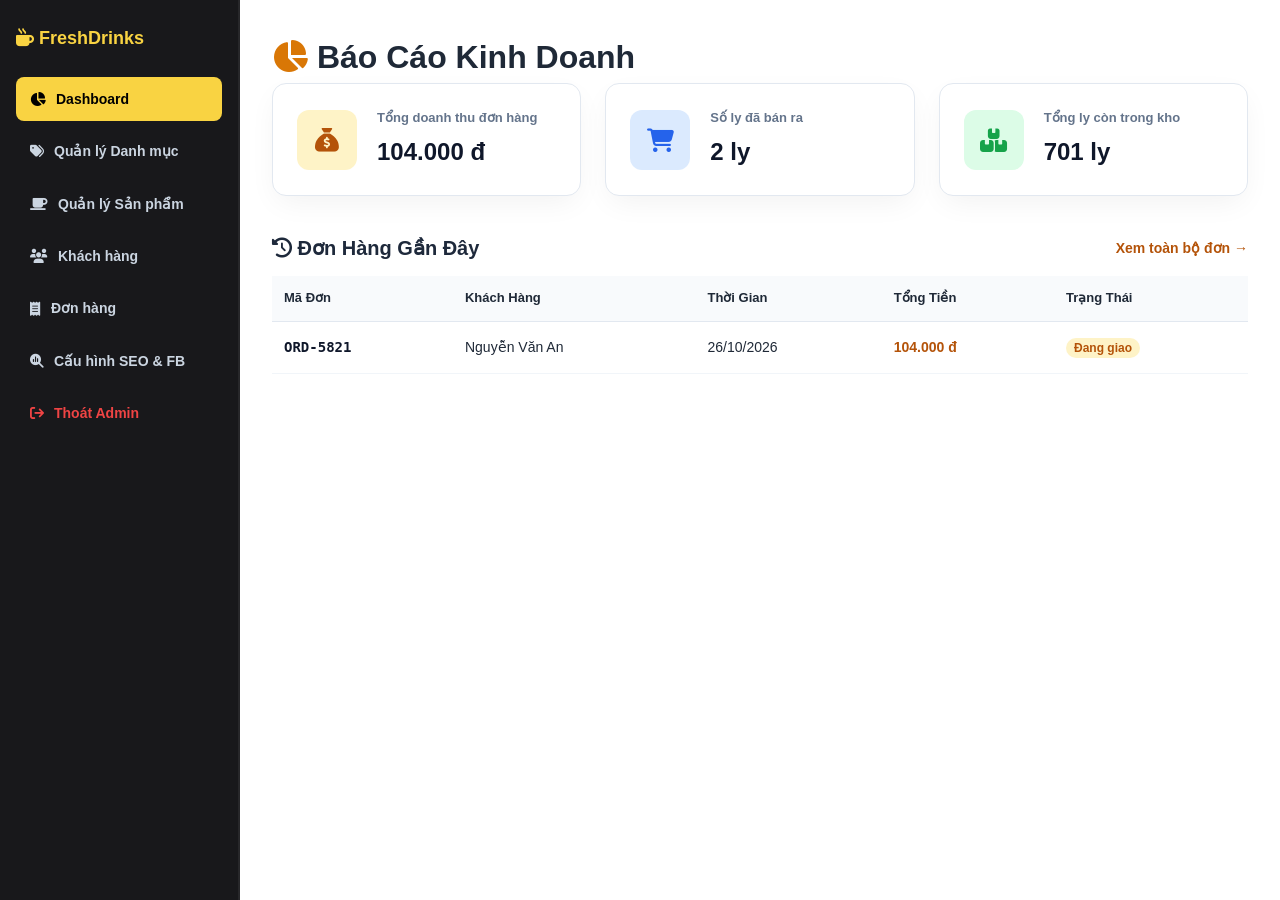
<file: admin/index.html>
<!DOCTYPE html>
<html lang="vi">
<head>
  <meta charset="UTF-8" />
  <meta name="viewport" content="width=device-width, initial-scale=1.0" />
  <title>Admin Portal - Dashboard</title>
  <link rel="stylesheet" href="https://cdnjs.cloudflare.com/ajax/libs/font-awesome/6.5.1/css/all.min.css" />
  <link rel="stylesheet" href="../css/admin.css" />
  <style>
    .stat-grid {
      display: grid;
      grid-template-columns: repeat(auto-fit, minmax(260px, 1fr));
      gap: 24px;
      margin-bottom: 36px;
    }
    .stat-card {
      background: #ffffff;
      border-radius: var(--admin-radius, 14px);
      padding: 24px;
      border: 1px solid var(--admin-border, #e2e8f0);
      box-shadow: var(--admin-shadow, 0 10px 30px -5px rgba(0,0,0,0.06));
      display: flex;
      align-items: center;
      gap: 20px;
    }
    .stat-icon {
      width: 60px;
      height: 60px;
      border-radius: 12px;
      display: flex;
      align-items: center;
      justify-content: center;
      font-size: 24px;
      flex-shrink: 0;
    }
    .stat-icon.gold { background: #fef3c7; color: #b45309; }
    .stat-icon.blue { background: #dbeafe; color: #2563eb; }
    .stat-icon.green { background: #dcfce7; color: #16a34a; }
  </style>
</head>
<body>
  <div class="admin-shell">
    <aside class="admin-sidebar">
      <h3><i class="fa-solid fa-mug-hot"></i> FreshDrinks</h3>
      <ul class="admin-nav">
        <li><a href="index.html" class="active"><i class="fa-solid fa-chart-pie"></i> Dashboard</a></li>
        <li><a href="categories.html"><i class="fa-solid fa-tags"></i> Quản lý Danh mục</a></li>
        <li><a href="products.html"><i class="fa-solid fa-mug-saucer"></i> Quản lý Sản phẩm</a></li>
        <li><a href="users.html"><i class="fa-solid fa-users"></i> Khách hàng</a></li>
        <li><a href="orders.html"><i class="fa-solid fa-receipt"></i> Đơn hàng</a></li>
        <li><a href="seo.html"><i class="fa-solid fa-magnifying-glass-chart"></i> Cấu hình SEO & FB</a></li>
        <li><a href="../index.html" style="color:#ef4444; margin-top: auto;"><i class="fa-solid fa-arrow-right-from-bracket"></i> Thoát Admin</a></li>
      </ul>
    </aside>

    <main class="admin-view-panel">
      <div class="admin-header-title">
        <h1><i class="fa-solid fa-chart-pie" style="color:var(--admin-primary-dark, #d97706);"></i> Báo Cáo Kinh Doanh</h1>
      </div>

      <div class="stat-grid">
        <div class="stat-card">
          <div class="stat-icon gold"><i class="fa-solid fa-sack-dollar"></i></div>
          <div>
            <p style="color:#64748b; font-size:13px; font-weight:600; margin-bottom:4px;">Tổng doanh thu đơn hàng</p>
            <h3 id="statRev" style="font-size:24px; font-weight:800; color:#0f172a;">0 đ</h3>
          </div>
        </div>
        <div class="stat-card">
          <div class="stat-icon blue"><i class="fa-solid fa-cart-shopping"></i></div>
          <div>
            <p style="color:#64748b; font-size:13px; font-weight:600; margin-bottom:4px;">Số ly đã bán ra</p>
            <h3 id="statSold" style="font-size:24px; font-weight:800; color:#0f172a;">0 ly</h3>
          </div>
        </div>
        <div class="stat-card">
          <div class="stat-icon green"><i class="fa-solid fa-boxes-stacked"></i></div>
          <div>
            <p style="color:#64748b; font-size:13px; font-weight:600; margin-bottom:4px;">Tổng ly còn trong kho</p>
            <h3 id="statStock" style="font-size:24px; font-weight:800; color:#0f172a;">0 ly</h3>
          </div>
        </div>
      </div>

      <div style="display: flex; justify-content: space-between; align-items: center; margin-bottom: 12px;">
        <h2 style="font-size: 20px; font-weight: 800; color: #1e293b;"><i class="fa-solid fa-clock-rotate-left"></i> Đơn Hàng Gần Đây</h2>
        <a href="orders.html" style="color:#b45309; text-decoration:none; font-weight:700; font-size:14px;">Xem toàn bộ đơn →</a>
      </div>

      <div class="admin-table-card">
        <table class="cart-table">
          <thead>
            <tr>
              <th>Mã Đơn</th>
              <th>Khách Hàng</th>
              <th>Thời Gian</th>
              <th>Tổng Tiền</th>
              <th>Trạng Thái</th>
            </tr>
          </thead>
          <tbody id="dashOrdersBody"></tbody>
        </table>
      </div>
    </main>
  </div>

  <script src="../js/data.js"></script>
  <script>
    async function initDashboard() {
      let orders = [];
      let products = [];

      try {
        orders = await apiGetOrders();
        products = await apiGetProducts();
      } catch (e) {}

      if (!orders || orders.length === 0) {
        try {
          const res = await fetch("../db.json");
          const data = await res.json();
          orders = data.orders || [];
          products = data.products || [];
        } catch (err) {}
      }

      const totalRev = orders.reduce((s, o) => s + Number(o.total || 0), 0);
      const totalSold = orders.reduce((s, o) => s + (o.items ? o.items.reduce((sum, i) => sum + Number(i.qty || 0), 0) : 0), 0);
      const totalStock = products.reduce((s, p) => s + Number(p.quantity || 0), 0);

      document.getElementById("statRev").innerText = `${totalRev.toLocaleString('vi-VN')} đ`;
      document.getElementById("statSold").innerText = `${totalSold} ly`;
      document.getElementById("statStock").innerText = `${totalStock} ly`;

      const tbody = document.getElementById("dashOrdersBody");
      if (!orders || orders.length === 0) {
        tbody.innerHTML = `<tr><td colspan="5" style="text-align:center; padding:24px; color:#64748b;">Chưa có dữ liệu đơn hàng.</td></tr>`;
      } else {
        tbody.innerHTML = orders.slice(-5).reverse().map(o => `
          <tr>
            <td><strong style="font-family:monospace; color:#0f172a;">${o.id}</strong></td>
            <td>${o.customer}</td>
            <td>${o.date || 'Hôm nay'}</td>
            <td><strong style="color:#b45309;">${Number(o.total).toLocaleString('vi-VN')} đ</strong></td>
            <td>
              <span style="background:#fef3c7; color:#b45309; padding:3px 8px; border-radius:99px; font-size:12px; font-weight:700;">
                ${o.status || 'Đang giao'}
              </span>
            </td>
          </tr>
        `).join('');
      }
    }

    document.addEventListener("DOMContentLoaded", initDashboard);
  </script>
</body>
</html>
</file>
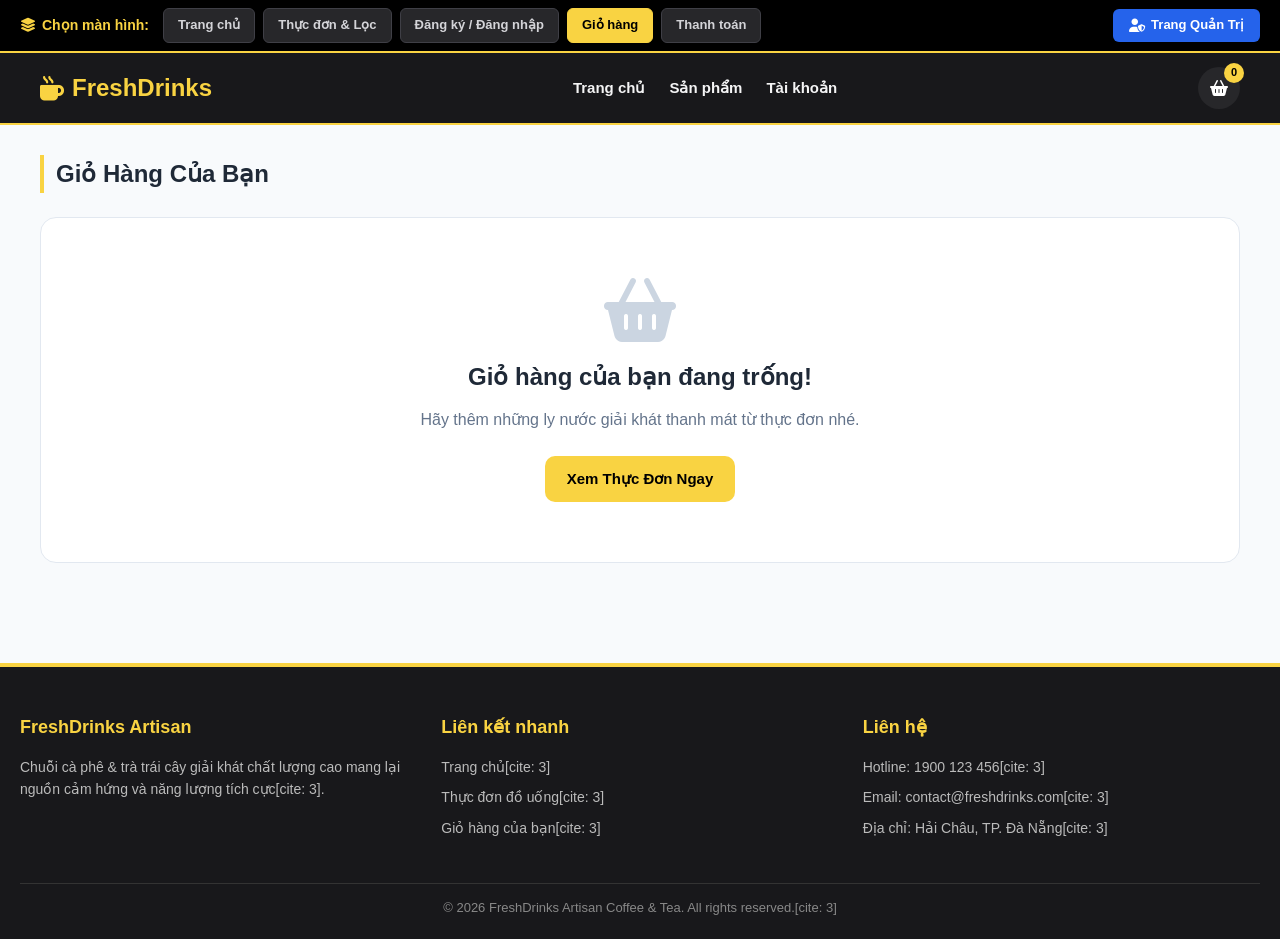
<file: cart.html>
<!DOCTYPE html>
<html lang="vi">
<head>
  <meta charset="UTF-8" />
  <meta name="viewport" content="width=device-width, initial-scale=1.0" />
  <title>FreshDrinks - Giỏ Hàng Mua Sắm</title>
  <link rel="stylesheet" href="https://cdnjs.cloudflare.com/ajax/libs/font-awesome/6.5.1/css/all.min.css" />
  <link rel="stylesheet" href="css/style.css" />
</head>
<body>
  <!-- TẦNG 1: THANH ĐIỀU HƯỚNG MÀN HÌNH -->
  <div class="demo-top-bar">
    <div class="demo-top-container">
      <div class="demo-nav-group">
        <span class="demo-title"><i class="fa-solid fa-layer-group"></i> Chọn màn hình:</span>
        <a href="index.html" class="demo-btn">Trang chủ</a>
        <a href="products.html" class="demo-btn">Thực đơn & Lọc</a>
        <a href="login.html" class="demo-btn">Đăng ký / Đăng nhập</a>
        <a href="cart.html" class="demo-btn active">Giỏ hàng</a>
        <a href="checkout.html" class="demo-btn">Thanh toán</a>
      </div>
      <a href="admin/index.html" class="demo-admin-btn">
        <i class="fa-solid fa-user-shield"></i> Trang Quản Trị
      </a>
    </div>
  </div>

  <!-- TẦNG 2: HEADER CHÍNH -->
  <header>
    <div class="header-container">
      <a href="index.html" class="logo"><i class="fa-solid fa-mug-hot"></i> FreshDrinks</a>
      <ul class="nav-menu">
        <li><a href="index.html">Trang chủ</a></li>
        <li><a href="products.html">Sản phẩm</a></li>
        <li><a id="authNavLink" href="login.html">Tài khoản</a></li>
      </ul>
      <a href="cart.html" class="cart-btn">
        <i class="fa-solid fa-basket-shopping"></i>
        <span class="badge" id="cartBadge">0</span>
      </a>
    </div>
  </header>

  <div class="container">
    <h1 class="sec-title" style="border-left: 4px solid var(--primary); padding-left: 12px;">Giỏ Hàng Của Bạn</h1>
    <div class="cart-layout" id="cartContainer"></div>
  </div>

  <footer>
    <div class="footer-container">
      <div class="footer-column">
        <h3>FreshDrinks Artisan</h3>
        <p>Chuỗi cà phê & trà trái cây giải khát chất lượng cao mang lại nguồn cảm hứng và năng lượng tích cực[cite: 3].</p>
      </div>
      <div class="footer-column">
        <h3>Liên kết nhanh</h3>
        <a href="index.html">Trang chủ[cite: 3]</a>
        <a href="products.html">Thực đơn đồ uống[cite: 3]</a>
        <a href="cart.html">Giỏ hàng của bạn[cite: 3]</a>
      </div>
      <div class="footer-column">
        <h3>Liên hệ</h3>
        <p>Hotline: 1900 123 456[cite: 3]</p>
        <p>Email: contact@freshdrinks.com[cite: 3]</p>
        <p>Địa chỉ: Hải Châu, TP. Đà Nẵng[cite: 3]</p>
      </div>
    </div>
    <div class="footer-bottom">© 2026 FreshDrinks Artisan Coffee & Tea. All rights reserved.[cite: 3]</div>
  </footer>

  <script src="js/data.js"></script>
  <script src="js/auth.js"></script>
  <script src="js/main.js"></script>
  <script>
    function changeItemQuantity(id, delta) {
      const cart = getCart();
      const item = cart.find(i => i.product.id == id);
      if (!item) return;

      item.quantity += delta;
      if (item.quantity <= 0) {
        saveCart(cart.filter(i => i.product.id != id));
      } else {
        saveCart(cart);
      }
      renderCart();
      updateCartBadge();
    }

    function renderCart() {
      const cart = getCart();
      const wrap = document.getElementById("cartContainer");

      if (!cart || cart.length === 0) {
        wrap.innerHTML = `
          <div style="grid-column:1/-1; text-align:center; padding:60px 20px; background:#fff; border-radius:16px; border:1px solid #e2e8f0;">
            <i class="fa-solid fa-basket-shopping" style="font-size:64px; color:#cbd5e1; margin-bottom:16px;"></i>
            <h2>Giỏ hàng của bạn đang trống!</h2>
            <p style="color:#64748b; margin:10px 0 24px;">Hãy thêm những ly nước giải khát thanh mát từ thực đơn nhé.</p>
            <a href="products.html" class="btn-primary">Xem Thực Đơn Ngay</a>
          </div>
        `;
        return;
      }

      const total = cart.reduce((s, i) => s + i.product.price * i.quantity, 0);

      wrap.innerHTML = `
        <div class="table-box">
          <table class="cart-table">
            <thead>
              <tr><th>Món Đồ Uống</th><th>Đơn Giá</th><th>Số Lượng</th><th>Thành Tiền</th><th></th></tr>
            </thead>
            <tbody>
              ${cart.map(i => `
                <tr>
                  <td>
                    <div style="display:flex; align-items:center; gap:14px;">
                      <img src="${i.product.image}" style="width:55px;height:55px;border-radius:10px;object-fit:cover; border:1px solid #e2e8f0;">
                      <div>
                        <strong style="font-size:15px; color:#0f172a;">${i.product.name}</strong>
                        <div style="font-size:12px;color:#64748b;margin-top:2px;">${i.product.desc || ''}</div>
                      </div>
                    </div>
                  </td>
                  <td>${i.product.price.toLocaleString('vi-VN')} đ</td>
                  <td>
                    <div class="qty-pill">
                      <button type="button" onclick="changeItemQuantity(${i.product.id}, -1)">-</button>
                      <span>${i.quantity}</span>
                      <button type="button" onclick="changeItemQuantity(${i.product.id}, 1)">+</button>
                    </div>
                  </td>
                  <td><strong style="color:#b45309;">${(i.product.price * i.quantity).toLocaleString('vi-VN')} đ</strong></td>
                  <td>
                    <button onclick="changeItemQuantity(${i.product.id}, -999)" style="color:#ef4444; border:none; background:none; cursor:pointer; font-size:16px;" title="Xóa món">
                      <i class="fa-solid fa-trash-can"></i>
                    </button>
                  </td>
                </tr>
              `).join('')}
            </tbody>
          </table>
        </div>
        <div class="summary-box">
          <h3 style="font-size:18px; font-weight:800; margin-bottom:18px;">Tóm Tắt Đơn Hàng</h3>
          <div class="sum-line"><span>Tạm tính</span><strong>${total.toLocaleString('vi-VN')} đ</strong></div>
          <div class="sum-line"><span>Phí vận chuyển</span><span style="color:#16a34a;font-weight:bold;">Miễn phí</span></div>
          <div class="sum-line total"><span>Tổng thanh toán</span><span>${total.toLocaleString('vi-VN')} đ</span></div>
          <a href="checkout.html" class="btn-primary btn-full" style="padding:14px; font-size:16px;">
            <i class="fa-solid fa-credit-card"></i> Tiến Hành Thanh Toán
          </a>
        </div>
      `;
    }

    renderCart();
  </script>
</body>
</html>
</file>
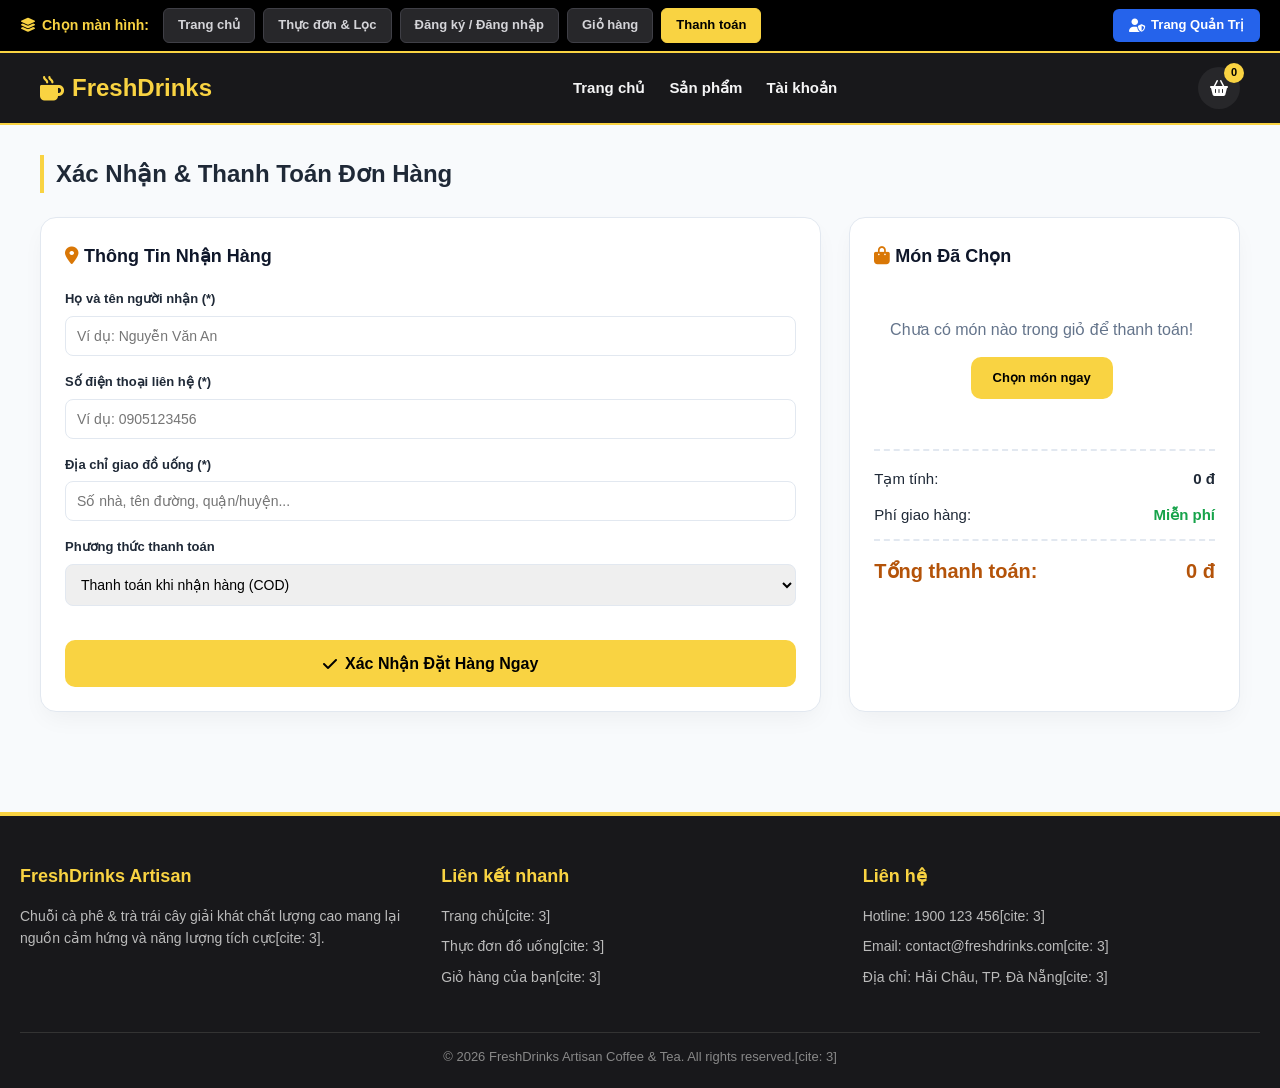
<file: checkout.html>
<!DOCTYPE html>
<html lang="vi">
<head>
  <meta charset="UTF-8" />
  <meta name="viewport" content="width=device-width, initial-scale=1.0" />
  <title>FreshDrinks - Xác Nhận Thanh Toán</title>
  <link rel="stylesheet" href="https://cdnjs.cloudflare.com/ajax/libs/font-awesome/6.5.1/css/all.min.css" />
  <link rel="stylesheet" href="css/style.css" />
  <style>
    .checkout-item {
      display: flex;
      align-items: center;
      gap: 16px;
      padding: 14px 0;
      border-bottom: 1px dashed var(--border);
    }
    .checkout-item:last-child { border-bottom: none; }
    .checkout-item-img {
      width: 70px;
      height: 70px;
      border-radius: 10px;
      object-fit: cover;
      background: #f8fafc;
      border: 1px solid var(--border);
      flex-shrink: 0;
    }
    .checkout-item-details { flex: 1; }
    .checkout-item-name { font-size: 15px; font-weight: 700; color: #0f172a; margin-bottom: 4px; }
    .checkout-item-desc {
      font-size: 12px;
      color: var(--text-muted);
      line-height: 1.4;
      display: -webkit-box;
      -webkit-line-clamp: 2;
      -webkit-box-orient: vertical;
      overflow: hidden;
      margin-bottom: 4px;
    }
    .checkout-item-price { font-size: 14px; font-weight: 700; color: #b45309; }
    .checkout-item-qty { font-size: 13px; color: #64748b; font-weight: 600; }
  </style>
</head>
<body>
  <!-- TẦNG 1: THANH ĐIỀU HƯỚNG MÀN HÌNH -->
  <div class="demo-top-bar">
    <div class="demo-top-container">
      <div class="demo-nav-group">
        <span class="demo-title"><i class="fa-solid fa-layer-group"></i> Chọn màn hình:</span>
        <a href="index.html" class="demo-btn">Trang chủ</a>
        <a href="products.html" class="demo-btn">Thực đơn & Lọc</a>
        <a href="login.html" class="demo-btn">Đăng ký / Đăng nhập</a>
        <a href="cart.html" class="demo-btn">Giỏ hàng</a>
        <a href="checkout.html" class="demo-btn active">Thanh toán</a>
      </div>
      <a href="admin/index.html" class="demo-admin-btn">
        <i class="fa-solid fa-user-shield"></i> Trang Quản Trị
      </a>
    </div>
  </div>

  <!-- TẦNG 2: HEADER CHÍNH -->
  <header>
    <div class="header-container">
      <a href="index.html" class="logo"><i class="fa-solid fa-mug-hot"></i> FreshDrinks</a>
      <ul class="nav-menu">
        <li><a href="index.html">Trang chủ</a></li>
        <li><a href="products.html">Sản phẩm</a></li>
        <li><a id="authNavLink" href="login.html">Tài khoản</a></li>
      </ul>
      <a href="cart.html" class="cart-btn">
        <i class="fa-solid fa-basket-shopping"></i>
        <span class="badge" id="cartBadge">0</span>
      </a>
    </div>
  </header>

  <div class="container">
    <h1 class="sec-title" style="border-left: 4px solid var(--primary); padding-left: 12px;">Xác Nhận & Thanh Toán Đơn Hàng</h1>

    <div class="cart-layout">
      <!-- CỘT 1: THÔNG TIN GIAO HÀNG -->
      <div class="form-card">
        <h3 style="font-size:18px; font-weight:800; margin-bottom:18px; color:#0f172a;">
          <i class="fa-solid fa-location-dot" style="color:var(--primary-dark);"></i> Thông Tin Nhận Hàng
        </h3>

        <form id="checkoutForm" onsubmit="processOrder(event)">
          <div class="field-group" style="margin-bottom:16px;">
            <label>Họ và tên người nhận (*)</label>
            <input type="text" id="chkName" placeholder="Ví dụ: Nguyễn Văn An" required autocomplete="off" />
          </div>

          <div class="field-group" style="margin-bottom:16px;">
            <label>Số điện thoại liên hệ (*)</label>
            <input type="tel" id="chkPhone" placeholder="Ví dụ: 0905123456" required autocomplete="off" />
          </div>

          <div class="field-group" style="margin-bottom:16px;">
            <label>Địa chỉ giao đồ uống (*)</label>
            <input type="text" id="chkAddress" placeholder="Số nhà, tên đường, quận/huyện..." required autocomplete="off" />
          </div>

          <div class="field-group" style="margin-bottom:20px;">
            <label>Phương thức thanh toán</label>
            <select id="chkPayment">
              <option value="cod">Thanh toán khi nhận hàng (COD)</option>
              <option value="vietqr">Chuyển khoản qua mã VietQR</option>
            </select>
          </div>

          <button type="submit" class="btn-primary btn-full" style="padding:14px; font-size:16px;">
            <i class="fa-solid fa-check"></i> Xác Nhận Đặt Hàng Ngay
          </button>
        </form>
      </div>

      <!-- CỘT 2: DANH SÁCH MÓN ĐÃ CHỌN -->
      <div class="summary-box">
        <h3 style="font-size:18px; font-weight:800; margin-bottom:16px; color:#0f172a;">
          <i class="fa-solid fa-bag-shopping" style="color:var(--primary-dark);"></i> Món Đã Chọn
        </h3>

        <div id="checkoutItemList" style="max-height: 380px; overflow-y: auto; padding-right: 6px;"></div>

        <div style="margin-top: 20px; border-top: 2px dashed var(--border); padding-top: 16px;">
          <div class="sum-line"><span>Tạm tính:</span><span id="subTotalText" style="font-weight:700;">0 đ</span></div>
          <div class="sum-line"><span>Phí giao hàng:</span><span style="font-weight:700; color:#16a34a;">Miễn phí</span></div>
          <div class="sum-line total"><span>Tổng thanh toán:</span><span id="totalAmountText">0 đ</span></div>
        </div>
      </div>
    </div>
  </div>

  <footer>
    <div class="footer-container">
      <div class="footer-column">
        <h3>FreshDrinks Artisan</h3>
        <p>Chuỗi cà phê & trà trái cây giải khát chất lượng cao mang lại nguồn cảm hứng và năng lượng tích cực[cite: 3].</p>
      </div>
      <div class="footer-column">
        <h3>Liên kết nhanh</h3>
        <a href="index.html">Trang chủ[cite: 3]</a>
        <a href="products.html">Thực đơn đồ uống[cite: 3]</a>
        <a href="cart.html">Giỏ hàng của bạn[cite: 3]</a>
      </div>
      <div class="footer-column">
        <h3>Liên hệ</h3>
        <p>Hotline: 1900 123 456[cite: 3]</p>
        <p>Email: contact@freshdrinks.com[cite: 3]</p>
        <p>Địa chỉ: Hải Châu, TP. Đà Nẵng[cite: 3]</p>
      </div>
    </div>
    <div class="footer-bottom">© 2026 FreshDrinks Artisan Coffee & Tea. All rights reserved.[cite: 3]</div>
  </footer>

  <script src="js/data.js"></script>
  <script src="js/auth.js"></script>
  <script src="js/main.js"></script>
  <script>
    function renderCheckoutItems() {
      const cart = getCart();
      const listWrap = document.getElementById("checkoutItemList");
      const subTotalText = document.getElementById("subTotalText");
      const totalAmountText = document.getElementById("totalAmountText");

      if (!cart || cart.length === 0) {
        listWrap.innerHTML = `
          <div style="text-align:center; padding:30px 10px; color:#64748b;">
            <p>Chưa có món nào trong giỏ để thanh toán!</p>
            <a href="products.html" class="btn-primary" style="margin-top:14px; font-size:13px;">Chọn món ngay</a>
          </div>
        `;
        subTotalText.textContent = "0 đ";
        totalAmountText.textContent = "0 đ";
        return;
      }

      let total = 0;
      listWrap.innerHTML = cart.map(item => {
        const p = item.product;
        const lineTotal = p.price * item.quantity;
        total += lineTotal;

        return `
          <div class="checkout-item">
            <img class="checkout-item-img" src="${p.image}" alt="${p.name}">
            <div class="checkout-item-details">
              <div class="checkout-item-name">${p.name}</div>
              <div class="checkout-item-desc">${p.desc || ''}</div>
              <div style="display:flex; justify-content:space-between; align-items:center;">
                <span class="checkout-item-price">${Number(p.price).toLocaleString('vi-VN')} đ</span>
                <span class="checkout-item-qty">x ${item.quantity}</span>
              </div>
            </div>
          </div>
        `;
      }).join('');

      subTotalText.textContent = total.toLocaleString('vi-VN') + " đ";
      totalAmountText.textContent = total.toLocaleString('vi-VN') + " đ";
    }

    async function processOrder(e) {
      e.preventDefault();
      const cart = getCart();
      if (!cart || cart.length === 0) return alert("❌ Giỏ hàng của bạn đang trống!");

      const orderId = `ORD-${Math.floor(1000 + Math.random() * 9000)}`;
      const total = cart.reduce((s, i) => s + i.product.price * i.quantity, 0);

      const newOrder = {
        id: orderId,
        customer: document.getElementById('chkName').value.trim(),
        phone: document.getElementById('chkPhone').value.trim(),
        address: document.getElementById('chkAddress').value.trim(),
        date: new Date().toLocaleDateString("vi-VN"),
        total: total,
        status: "Đang giao",
        items: cart.map(i => ({ name: i.product.name, qty: i.quantity, price: i.product.price }))
      };

      // 1. Gửi POST lưu vào db.json
      await apiCreateOrder(newOrder);

      // 2. Trừ số lượng tồn kho trong db.json
      for (const item of cart) {
        try {
          const res = await fetch(`http://localhost:3001/products/${item.product.id}`);
          if (res.ok) {
            const currentProd = await res.json();
            currentProd.quantity = Math.max(0, currentProd.quantity - item.quantity);
            await apiUpdateProduct(currentProd.id, currentProd);
          }
        } catch (err) {}
      }

      // 3. Dọn rỗng giỏ hàng
      saveCart([]);
      if (typeof updateCartBadge === "function") updateCartBadge();

      window.location.href = `success.html?orderId=${orderId}&total=${total}`;
    }

    document.addEventListener("DOMContentLoaded", () => {
      renderCheckoutItems();
      const user = JSON.parse(localStorage.getItem("fd_currentUser"));
      if (user) {
        if (user.name) document.getElementById("chkName").value = user.name;
        if (user.phone) document.getElementById("chkPhone").value = user.phone;
      }
    });
  </script>
</body>
</html>
</file>
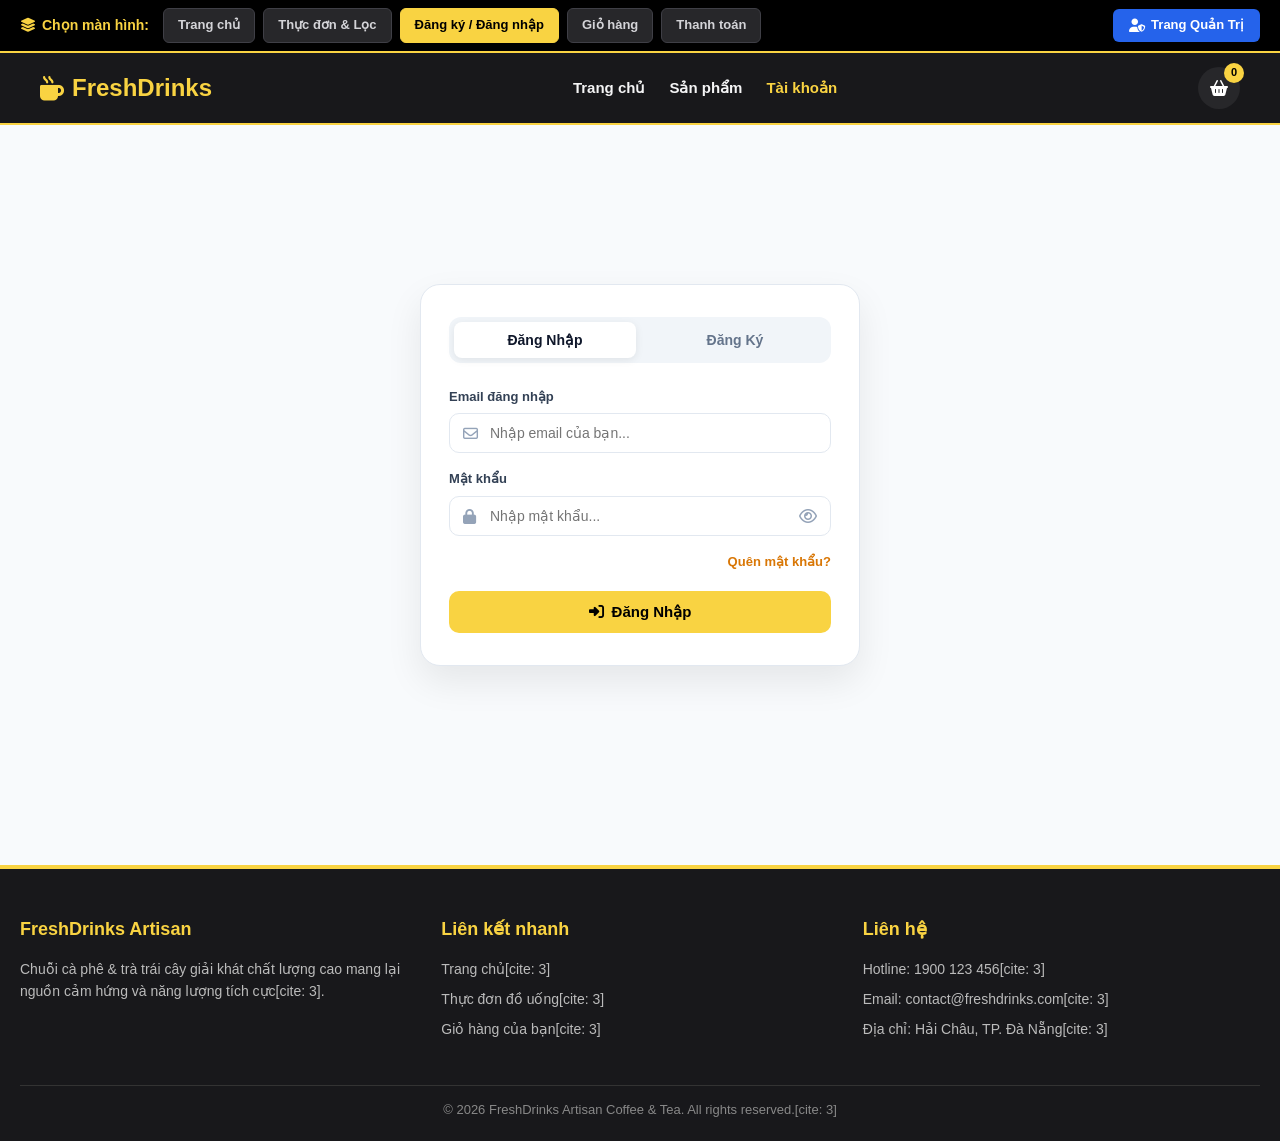
<file: login.html>
<!DOCTYPE html>
<html lang="vi">
<head>
  <meta charset="UTF-8" />
  <meta name="viewport" content="width=device-width, initial-scale=1.0" />
  <title>FreshDrinks - Tài Khoản</title>
  <link rel="stylesheet" href="https://cdnjs.cloudflare.com/ajax/libs/font-awesome/6.5.1/css/all.min.css" />
  <link rel="stylesheet" href="css/style.css" />
</head>
<body>
  <!-- TẦNG 1: THANH ĐIỀU HƯỚNG MÀN HÌNH -->
  <div class="demo-top-bar">
    <div class="demo-top-container">
      <div class="demo-nav-group">
        <span class="demo-title">
          <i class="fa-solid fa-layer-group"></i> Chọn màn hình:
        </span>
        <a href="index.html" class="demo-btn">Trang chủ</a>
        <a href="products.html" class="demo-btn">Thực đơn & Lọc</a>
        <a href="login.html" class="demo-btn active">Đăng ký / Đăng nhập</a>
        <a href="cart.html" class="demo-btn">Giỏ hàng</a>
        <a href="checkout.html" class="demo-btn">Thanh toán</a>
      </div>
      <a href="admin/index.html" class="demo-admin-btn">
        <i class="fa-solid fa-user-shield"></i> Trang Quản Trị
      </a>
    </div>
  </div>

  <!-- TẦNG 2: HEADER CHÍNH -->
  <header>
    <div class="header-container">
      <a href="index.html" class="logo"><i class="fa-solid fa-mug-hot"></i> FreshDrinks</a>
      <ul class="nav-menu">
        <li><a href="index.html">Trang chủ</a></li>
        <li><a href="products.html">Sản phẩm</a></li>
        <li><a id="authNavLink" href="login.html" class="active">Tài khoản</a></li>
      </ul>
      <a href="cart.html" class="cart-btn">
        <i class="fa-solid fa-basket-shopping"></i>
        <span class="badge" id="cartBadge">0</span>
      </a>
    </div>
  </header>

  <!-- FORM AUTH -->
  <div class="auth-wrapper">
    <div class="auth-card">

      <!-- KHUNG HIỂN THỊ KHI ĐÃ ĐĂNG NHẬP -->
      <div id="loggedInBox" style="display: none; text-align: center; padding: 10px 0;">
        <div style="font-size: 54px; color: var(--primary); margin-bottom: 12px;">
          <i class="fa-solid fa-circle-user"></i>
        </div>
        <h3 id="loggedInUserName" style="font-size: 22px; font-weight: 800; color: #0f172a; margin-bottom: 6px;"></h3>
        <p id="loggedInUserEmail" style="font-size: 14px; color: #64748b; margin-bottom: 24px;"></p>

        <div style="display: flex; gap: 10px; justify-content: center; flex-wrap: wrap;">
          <a href="index.html" class="demo-btn active" style="padding: 10px 18px; font-size: 14px; border-radius: 8px;">
            <i class="fa-solid fa-house"></i> Về Trang Chủ
          </a>
          <button type="button" onclick="handleLogout()" style="
            background: #ef4444; 
            color: #fff; 
            border: none; 
            padding: 10px 18px; 
            border-radius: 8px; 
            font-weight: 700; 
            font-size: 14px; 
            cursor: pointer;
            display: inline-flex;
            align-items: center;
            gap: 6px;
            transition: 0.2s;
          ">
            <i class="fa-solid fa-arrow-right-from-bracket"></i> Đăng Xuất
          </button>
        </div>
      </div>

      <!-- CÁC FORM KHI CHƯA ĐĂNG NHẬP -->
      <div id="authFormsContainer">
        <div class="auth-nav-tabs" id="tabContainer">
          <button type="button" class="auth-tab-btn active" id="tabLoginBtn" onclick="switchAuthMode('login')">Đăng Nhập</button>
          <button type="button" class="auth-tab-btn" id="tabRegisterBtn" onclick="switchAuthMode('register')">Đăng Ký</button>
        </div>

        <div class="auth-msg-box" id="authAlertBox">
          <i id="authAlertIcon" class="fa-solid fa-circle-exclamation"></i>
          <span id="authAlertText">Thông báo</span>
        </div>

        <!-- 1. FORM ĐĂNG NHẬP -->
        <form id="loginForm" onsubmit="handleLogin(event)">
          <div class="form-group">
            <label>Email đăng nhập</label>
            <div class="input-icon-wrap">
              <i class="fa-regular fa-envelope input-icon"></i>
              <input type="email" id="loginEmail" placeholder="Nhập email của bạn..." required autocomplete="off" />
            </div>
          </div>

          <div class="form-group">
            <label>Mật khẩu</label>
            <div class="input-icon-wrap">
              <i class="fa-solid fa-lock input-icon"></i>
              <input type="password" id="loginPassword" placeholder="Nhập mật khẩu..." required />
              <i class="fa-regular fa-eye toggle-eye" onclick="togglePasswordVisibility('loginPassword', this)"></i>
            </div>
          </div>

          <div class="auth-extra-links">
            <span class="auth-link" onclick="switchAuthMode('forgot')">Quên mật khẩu?</span>
          </div>

          <button type="submit" class="btn-auth-submit">
            <i class="fa-solid fa-right-to-bracket"></i> Đăng Nhập
          </button>
        </form>

        <!-- 2. FORM ĐĂNG KÝ -->
        <form id="registerForm" style="display: none;" onsubmit="handleRegister(event)">
          <div class="form-group">
            <label>Họ và tên</label>
            <div class="input-icon-wrap">
              <i class="fa-regular fa-user input-icon"></i>
              <input type="text" id="regName" placeholder="Nhập họ và tên..." required autocomplete="off" />
            </div>
          </div>

          <div class="form-group">
            <label>Số điện thoại</label>
            <div class="input-icon-wrap">
              <i class="fa-solid fa-phone input-icon"></i>
              <input type="tel" id="regPhone" placeholder="Ví dụ: 0905123456" required autocomplete="off" />
            </div>
          </div>

          <div class="form-group">
            <label>Email</label>
            <div class="input-icon-wrap">
              <i class="fa-regular fa-envelope input-icon"></i>
              <input type="email" id="regEmail" placeholder="Nhập email của bạn..." required autocomplete="off" />
            </div>
          </div>

          <div class="form-group">
            <label>Mật khẩu</label>
            <div class="input-icon-wrap">
              <i class="fa-solid fa-lock input-icon"></i>
              <input type="password" id="regPassword" placeholder="Tạo mật khẩu (tối thiểu 6 ký tự)..." required minlength="6" />
              <i class="fa-regular fa-eye toggle-eye" onclick="togglePasswordVisibility('regPassword', this)"></i>
            </div>
          </div>

          <button type="submit" class="btn-auth-submit" style="margin-top: 10px;">
            <i class="fa-solid fa-user-plus"></i> Đăng Ký Tài Khoản
          </button>
        </form>

        <!-- 3. FORM QUÊN MẬT KHẨU -->
        <form id="forgotForm" style="display: none;" onsubmit="handleForgot(event)">
          <h3 class="auth-form-title">Khôi Phục Mật Khẩu</h3>
          <p class="auth-form-desc">Nhập email tài khoản và mật khẩu mới cần thay đổi.</p>

          <div class="form-group">
            <label>Email đã đăng ký</label>
            <div class="input-icon-wrap">
              <i class="fa-regular fa-envelope input-icon"></i>
              <input type="email" id="forgotEmail" placeholder="Nhập email tài khoản..." required autocomplete="off" />
            </div>
          </div>

          <div class="form-group">
            <label>Mật khẩu mới</label>
            <div class="input-icon-wrap">
              <i class="fa-solid fa-lock input-icon"></i>
              <input type="password" id="forgotNewPassword" placeholder="Nhập mật khẩu mới..." required minlength="6" />
              <i class="fa-regular fa-eye toggle-eye" onclick="togglePasswordVisibility('forgotNewPassword', this)"></i>
            </div>
          </div>

          <button type="submit" class="btn-auth-submit" style="margin-top: 10px;">
            <i class="fa-solid fa-key"></i> Đặt Lại Mật Khẩu
          </button>

          <div style="text-align: center; margin-top: 16px;">
            <span class="auth-link" onclick="switchAuthMode('login')">← Quay lại Đăng Nhập</span>
          </div>
        </form>
      </div>

    </div>
  </div>

  <footer>
    <div class="footer-container">
      <div class="footer-column">
        <h3>FreshDrinks Artisan</h3>
        <p>Chuỗi cà phê & trà trái cây giải khát chất lượng cao mang lại nguồn cảm hứng và năng lượng tích cực[cite: 3].</p>
      </div>
      <div class="footer-column">
        <h3>Liên kết nhanh</h3>
        <a href="index.html">Trang chủ[cite: 3]</a>
        <a href="products.html">Thực đơn đồ uống[cite: 3]</a>
        <a href="cart.html">Giỏ hàng của bạn[cite: 3]</a>
      </div>
      <div class="footer-column">
        <h3>Liên hệ</h3>
        <p>Hotline: 1900 123 456[cite: 3]</p>
        <p>Email: contact@freshdrinks.com[cite: 3]</p>
        <p>Địa chỉ: Hải Châu, TP. Đà Nẵng[cite: 3]</p>
      </div>
    </div>
    <div class="footer-bottom">© 2026 FreshDrinks Artisan Coffee & Tea. All rights reserved.[cite: 3]</div>
  </footer>

  <script src="js/data.js"></script>
  <script src="js/auth.js"></script>
  <script src="js/main.js"></script>
  <script>
    function showAuthNotice(type, text) {
      const box = document.getElementById("authAlertBox");
      const icon = document.getElementById("authAlertIcon");
      const msg = document.getElementById("authAlertText");

      box.className = "auth-msg-box " + type;
      msg.textContent = text;
      icon.className = type === "success" ? "fa-solid fa-circle-check" : "fa-solid fa-circle-xmark";
      box.style.display = "flex";
    }

    function clearAuthNotice() {
      const box = document.getElementById("authAlertBox");
      if (box) box.style.display = "none";
    }

    function checkCurrentAuthState() {
      const currentUser = JSON.parse(localStorage.getItem("fd_currentUser"));
      const authFormsContainer = document.getElementById("authFormsContainer");
      const loggedInBox = document.getElementById("loggedInBox");

      if (currentUser) {
        authFormsContainer.style.display = "none";
        loggedInBox.style.display = "block";
        document.getElementById("loggedInUserName").textContent = `Xin chào, ${currentUser.name}!`;
        document.getElementById("loggedInUserEmail").textContent = currentUser.email;
      } else {
        loggedInBox.style.display = "none";
        authFormsContainer.style.display = "block";
        switchAuthMode("login");
      }
    }

    function handleLogout() {
      if (confirm("Bạn có chắc chắn muốn đăng xuất khỏi tài khoản này?")) {
        localStorage.removeItem("fd_currentUser");
        alert("✅ Đăng xuất thành công!");
        checkCurrentAuthState();
        if (typeof checkAuthStatus === "function") checkAuthStatus();
      }
    }

    function switchAuthMode(mode) {
      clearAuthNotice();
      const loginForm = document.getElementById("loginForm");
      const registerForm = document.getElementById("registerForm");
      const forgotForm = document.getElementById("forgotForm");
      const tabBox = document.getElementById("tabContainer");
      const tabLogin = document.getElementById("tabLoginBtn");
      const tabRegister = document.getElementById("tabRegisterBtn");

      if (mode === "login") {
        tabBox.style.display = "flex";
        loginForm.style.display = "block";
        registerForm.style.display = "none";
        forgotForm.style.display = "none";
        tabLogin.classList.add("active");
        tabRegister.classList.remove("active");
      } else if (mode === "register") {
        tabBox.style.display = "flex";
        loginForm.style.display = "none";
        registerForm.style.display = "block";
        forgotForm.style.display = "none";
        tabLogin.classList.remove("active");
        tabRegister.classList.add("active");
      } else if (mode === "forgot") {
        tabBox.style.display = "none";
        loginForm.style.display = "none";
        registerForm.style.display = "none";
        forgotForm.style.display = "block";
      }
    }

    function togglePasswordVisibility(inputId, eyeIcon) {
      const input = document.getElementById(inputId);
      if (input.type === "password") {
        input.type = "text";
        eyeIcon.classList.replace("fa-eye", "fa-eye-slash");
      } else {
        input.type = "password";
        eyeIcon.classList.replace("fa-eye-slash", "fa-eye");
      }
    }

    async function handleRegister(e) {
      e.preventDefault();
      clearAuthNotice();

      const name = document.getElementById("regName").value.trim();
      const phone = document.getElementById("regPhone").value.trim();
      const email = document.getElementById("regEmail").value.trim().toLowerCase();
      const password = document.getElementById("regPassword").value;

      const users = await apiGetUsers();
      if (users.some(u => u.email === email)) {
        showAuthNotice("error", "Email này đã được đăng ký trong db.json!");
        return;
      }

      const newUser = {
        name,
        phone,
        email,
        password,
        role: "user"
      };

      await apiRegisterUser(newUser);

      showAuthNotice("success", "Đăng ký thành công và đã lưu vào db.json! Đang chuyển...");
      document.getElementById("registerForm").reset();

      setTimeout(() => {
        switchAuthMode("login");
        document.getElementById("loginEmail").value = email;
      }, 1200);
    }

    async function handleLogin(e) {
      e.preventDefault();
      clearAuthNotice();

      const email = document.getElementById("loginEmail").value.trim().toLowerCase();
      const password = document.getElementById("loginPassword").value;

      const users = await apiGetUsers();
      const matchedUser = users.find(u => u.email === email && u.password === password);

      if (matchedUser) {
        showAuthNotice("success", `Đăng nhập thành công! Xin chào ${matchedUser.name}...`);
        localStorage.setItem("fd_currentUser", JSON.stringify(matchedUser));

        setTimeout(() => {
          window.location.href = "index.html";
        }, 1000);
      } else {
        showAuthNotice("error", "Đăng nhập thất bại! Email hoặc mật khẩu không chính xác.");
      }
    }

    async function handleForgot(e) {
      e.preventDefault();
      clearAuthNotice();

      const email = document.getElementById("forgotEmail").value.trim().toLowerCase();
      const newPassword = document.getElementById("forgotNewPassword").value;

      const users = await apiGetUsers();
      const user = users.find(u => u.email === email);

      if (user) {
        user.password = newPassword;
        await apiUpdateUserPassword(user.id, user);

        showAuthNotice("success", "Đổi mật khẩu thành công và đã cập nhật vào db.json!");
        document.getElementById("forgotForm").reset();

        setTimeout(() => {
          switchAuthMode("login");
          document.getElementById("loginEmail").value = email;
        }, 1500);
      } else {
        showAuthNotice("error", "Email không tồn tại trong hệ thống db.json!");
      }
    }

    document.addEventListener("DOMContentLoaded", checkCurrentAuthState);
  </script>
</body>
</html>
</file>
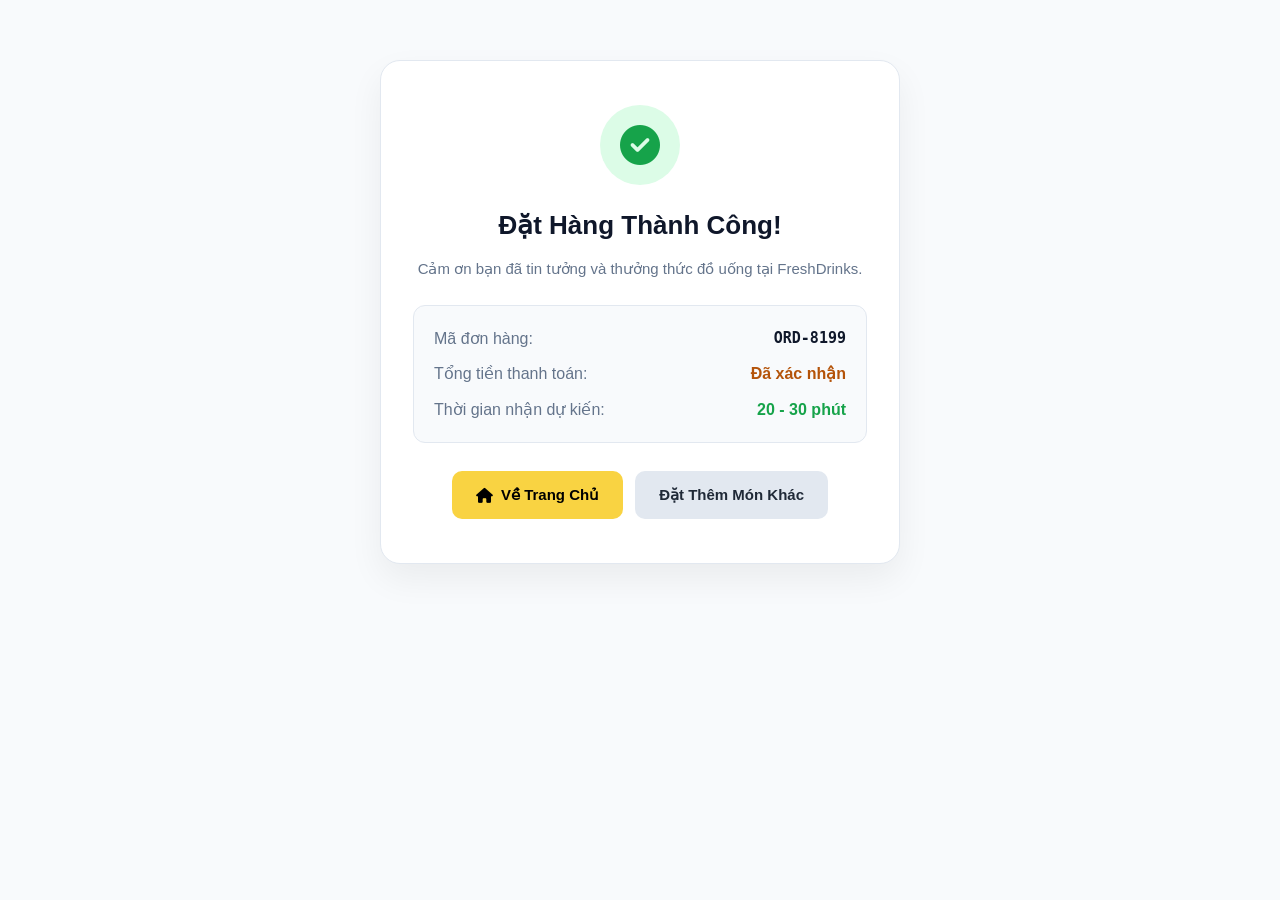
<file: success.html>
<!DOCTYPE html>
<html lang="vi">
<head>
  <meta charset="UTF-8" />
  <meta name="viewport" content="width=device-width, initial-scale=1.0" />
  <title>FreshDrinks - Đặt Hàng Thành Công</title>
  <link rel="stylesheet" href="https://cdnjs.cloudflare.com/ajax/libs/font-awesome/6.5.1/css/all.min.css" />
  <link rel="stylesheet" href="css/style.css" />
</head>
<body style="background:#f8fafc;">
  <div class="container" style="text-align: center; padding-top: 60px;">
    <div class="table-box" style="max-width: 520px; margin: auto; padding: 44px 32px; border-radius: 20px; box-shadow: 0 15px 35px rgba(0,0,0,0.06);">
      <div style="width: 80px; height: 80px; background:#dcfce7; color:#16a34a; border-radius:50%; display:inline-flex; align-items:center; justify-content:center; font-size:40px; margin-bottom:20px;">
        <i class="fa-solid fa-circle-check"></i>
      </div>
      <h1 style="font-size: 26px; font-weight:800; color:#0f172a; margin-bottom: 10px;">Đặt Hàng Thành Công!</h1>
      <p style="color: #64748b; margin-bottom: 24px; font-size:15px;">Cảm ơn bạn đã tin tưởng và thưởng thức đồ uống tại FreshDrinks.</p>

      <div style="background:#f8fafc; border:1px solid #e2e8f0; border-radius:12px; padding:20px; text-align:left; margin-bottom:28px;">
        <div style="display:flex; justify-content:space-between; margin-bottom:10px;">
          <span style="color:#64748b;">Mã đơn hàng:</span>
          <strong id="outId" style="font-family:monospace; font-size:15px; color:#0f172a;"></strong>
        </div>
        <div style="display:flex; justify-content:space-between; margin-bottom:10px;">
          <span style="color:#64748b;">Tổng tiền thanh toán:</span>
          <strong id="outTotal" style="color:#b45309; font-size:16px;"></strong>
        </div>
        <div style="display:flex; justify-content:space-between;">
          <span style="color:#64748b;">Thời gian nhận dự kiến:</span>
          <strong style="color:#16a34a;">20 - 30 phút</strong>
        </div>
      </div>

      <div style="display:flex; gap:12px; justify-content:center;">
        <a href="index.html" class="btn-primary" style="padding:12px 24px;">
          <i class="fa-solid fa-house"></i> Về Trang Chủ
        </a>
        <a href="products.html" class="btn-primary" style="background:#e2e8f0; color:#1f2937; padding:12px 24px;">
          Đặt Thêm Món Khác
        </a>
      </div>
    </div>
  </div>

  <script src="js/data.js"></script>
  <script>
    const p = new URLSearchParams(window.location.search);
    const orders = typeof getOrders === "function" ? getOrders() : [];
    const latestOrder = orders.length > 0 ? orders[orders.length - 1] : null;

    // Lấy ID và Tổng tiền từ URL hoặc từ đơn hàng vừa tạo mới nhất
    const orderId = p.get('orderId') || (latestOrder ? latestOrder.id : "ORD-" + Math.floor(1000 + Math.random() * 9000));
    const total = p.get('total') ? Number(p.get('total')) : (latestOrder ? latestOrder.total : 0);

    document.getElementById('outId').innerText = orderId;
    document.getElementById('outTotal').innerText = total > 0 ? total.toLocaleString('vi-VN') + ' đ' : 'Đã xác nhận';
  </script>
</body>
</html>
</file>
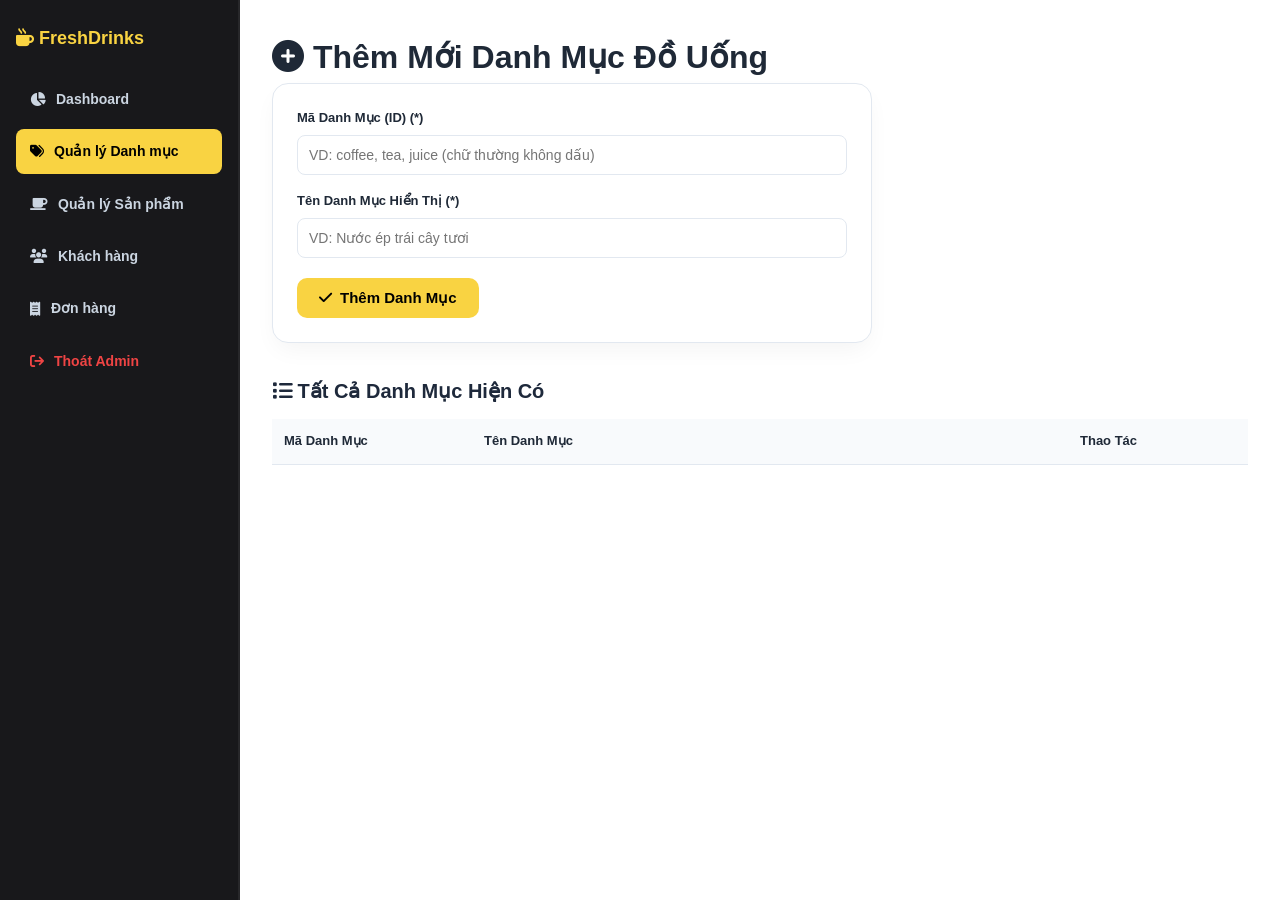
<file: admin/categories.html>
<!DOCTYPE html>
<html lang="vi">
<head>
  <meta charset="UTF-8" />
  <meta name="viewport" content="width=device-width, initial-scale=1.0" />
  <title>Admin - Quản lý Danh mục</title>
  <link rel="stylesheet" href="https://cdnjs.cloudflare.com/ajax/libs/font-awesome/6.5.1/css/all.min.css" />
  <link rel="stylesheet" href="../css/admin.css" />
</head>
<body>
  <div class="admin-shell">
    <aside class="admin-sidebar">
      <h3><i class="fa-solid fa-mug-hot"></i> FreshDrinks</h3>
      <ul class="admin-nav">
        <li><a href="index.html"><i class="fa-solid fa-chart-pie"></i> Dashboard</a></li>
        <li><a href="categories.html" class="active"><i class="fa-solid fa-tags"></i> Quản lý Danh mục </a></li>
        <li><a href="products.html"><i class="fa-solid fa-mug-saucer"></i> Quản lý Sản phẩm</a></li>
        <li><a href="users.html"><i class="fa-solid fa-users"></i> Khách hàng</a></li>
        <li><a href="orders.html"><i class="fa-solid fa-receipt"></i> Đơn hàng</a></li>
        <li><a href="../index.html" style="color:#ef4444; margin-top: auto;"><i class="fa-solid fa-arrow-right-from-bracket"></i> Thoát Admin</a></li>
      </ul>
    </aside>

    <main class="admin-view-panel">
      <div class="admin-header-title">
        <h1 id="catTitle"><i class="fa-solid fa-circle-plus" style="color:var(--admin-primary-dark);"></i> Thêm Mới Danh Mục Đồ Uống</h1>
      </div>
      
      <!-- FORM THÊM MỚI / CHỈNH SỬA -->
      <form class="form-card" style="max-width: 600px; margin-bottom: 32px;" onsubmit="handleCategorySubmit(event)">
        <input type="hidden" id="editCatId">
        <div class="field-group" style="margin-bottom: 16px;">
          <label>Mã Danh Mục (ID) (*)</label>
          <input id="catId" placeholder="VD: coffee, tea, juice (chữ thường không dấu)" required>
        </div>
        <div class="field-group" style="margin-bottom: 20px;">
          <label>Tên Danh Mục Hiển Thị (*)</label>
          <input id="catName" placeholder="VD: Nước ép trái cây tươi" required>
        </div>
        <div style="display:flex; gap:12px;">
          <button class="btn-primary" type="submit" id="btnCatSubmit">
            <i class="fa-solid fa-check"></i> Thêm Danh Mục
          </button>
          <button type="button" id="btnCatCancel" onclick="resetCatForm()" style="display:none; padding:12px 20px; border:none; background:#e2e8f0; color:#334155; font-weight:700; border-radius:10px; cursor:pointer;">
            <i class="fa-solid fa-xmark"></i> Hủy Sửa
          </button>
        </div>
      </form>

      <div style="display: flex; justify-content: space-between; align-items: center; margin-bottom: 12px;">
        <h2 style="font-size: 20px; font-weight: 800; color: #1e293b;"><i class="fa-solid fa-list"></i> Tất Cả Danh Mục Hiện Có</h2>
      </div>

      <div class="admin-table-card">
        <table class="cart-table">
          <thead>
            <tr>
              <th style="width: 200px;">Mã Danh Mục </th>
              <th>Tên Danh Mục</th>
              <th style="width: 180px;">Thao Tác</th>
            </tr>
          </thead>
          <tbody id="catTbody"></tbody>
        </table>
      </div>
    </main>
  </div>

  <script src="../js/data.js"></script>
  <script>
    async function renderCategories() {
      const cats = await apiGetCategories();
      document.getElementById('catTbody').innerHTML = cats.map(c => `
        <tr>
          <td><code style="background:#f1f5f9; padding:4px 8px; border-radius:6px; font-weight:700; color:#0f172a;">${c.id}</code></td>
          <td><strong style="font-size:15px; color:#1e293b;">${c.name}</strong></td>
          <td>
            <button class="btn-action-edit" onclick="editCategory('${c.id}')"><i class="fa-solid fa-pen-to-square"></i> Sửa</button>
            <button class="btn-action-del" onclick="deleteCategory('${c.id}')"><i class="fa-solid fa-trash-can"></i> Xóa</button>
          </td>
        </tr>
      `).join('');
    }

    async function handleCategorySubmit(e) {
      e.preventDefault();
      const id = document.getElementById("catId").value.trim().toLowerCase();
      const name = document.getElementById("catName").value.trim();
      const editId = document.getElementById("editCatId").value;

      if (!id || !name) return alert("❌ Vui lòng nhập đầy đủ Mã ID và Tên danh mục!");

      const cats = await apiGetCategories();

      if (editId) {
        await apiUpdateCategory(editId, { id: editId, name });
        alert("✅ Đã cập nhật danh mục vào db.json!");
      } else {
        if (cats.some(c => c.id === id)) return alert("❌ Mã ID danh mục này đã tồn tại!");
        await apiAddCategory({ id, name });
        alert("✅ Đã thêm mới danh mục vào db.json!");
      }

      resetCatForm();
      await renderCategories();
    }

    async function editCategory(id) {
      const cats = await apiGetCategories();
      const target = cats.find(c => c.id === id);
      if (!target) return;

      document.getElementById("editCatId").value = target.id;
      document.getElementById("catId").value = target.id;
      document.getElementById("catId").disabled = true;
      document.getElementById("catName").value = target.name;

      document.getElementById("catTitle").innerHTML = `<i class="fa-solid fa-pen-to-square" style="color:#2563eb;"></i> Chỉnh Sửa Danh Mục: ${target.name}`;
      document.getElementById("btnCatSubmit").innerHTML = `<i class="fa-solid fa-check"></i> Lưu Thay Đổi`;
      document.getElementById("btnCatCancel").style.display = "inline-flex";
      window.scrollTo({ top: 0, behavior: 'smooth' });
    }

    function resetCatForm() {
      document.getElementById("editCatId").value = "";
      document.getElementById("catId").value = "";
      document.getElementById("catId").disabled = false;
      document.getElementById("catName").value = "";
      document.getElementById("catTitle").innerHTML = `<i class="fa-solid fa-circle-plus" style="color:var(--admin-primary-dark);"></i> Thêm Mới Danh Mục Đồ Uống`;
      document.getElementById("btnCatSubmit").innerHTML = `<i class="fa-solid fa-check"></i> Thêm Danh Mục`;
      document.getElementById("btnCatCancel").style.display = "none";
    }

    async function deleteCategory(id) {
      if (!confirm(`Bạn có chắc muốn xóa danh mục [${id}] khỏi db.json?`)) return;
      await apiDeleteCategory(id);
      alert("✅ Đã xóa thành công!");
      await renderCategories();
    }

    document.addEventListener("DOMContentLoaded", renderCategories);
  </script>
</body>
</html>
</file>
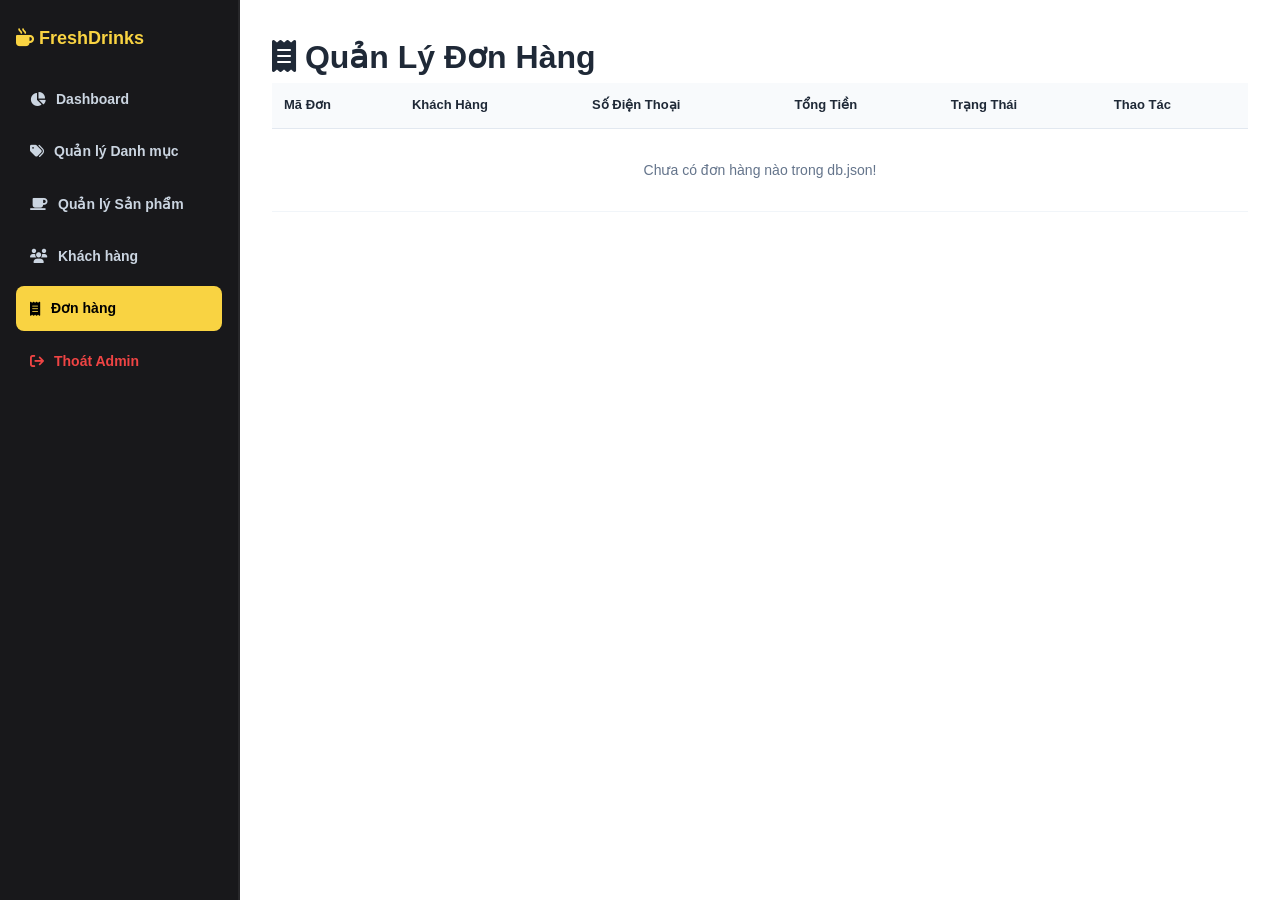
<file: admin/orders.html>
<!DOCTYPE html>
<html lang="vi">
<head>
  <meta charset="UTF-8" />
  <meta name="viewport" content="width=device-width, initial-scale=1.0" />
  <title>Admin - Quản Lý Đơn Hàng</title>
  <link rel="stylesheet" href="https://cdnjs.cloudflare.com/ajax/libs/font-awesome/6.5.1/css/all.min.css" />
  <link rel="stylesheet" href="../css/admin.css" />
  <style>
    .modal-backdrop {
      position: fixed;
      top: 0; left: 0; width: 100vw; height: 100vh;
      background: rgba(0, 0, 0, 0.5);
      backdrop-filter: blur(4px);
      display: none;
      align-items: center;
      justify-content: center;
      z-index: 9999;
    }
    .modal-backdrop.active { display: flex; }
    .modal-content {
      background: #ffffff;
      border-radius: 16px;
      max-width: 540px;
      width: 90%;
      padding: 24px 28px;
      box-shadow: 0 20px 40px rgba(0,0,0,0.2);
    }
  </style>
</head>
<body>
  <div class="admin-shell">
    <aside class="admin-sidebar">
      <h3><i class="fa-solid fa-mug-hot"></i> FreshDrinks</h3>
      <ul class="admin-nav">
        <li><a href="index.html"><i class="fa-solid fa-chart-pie"></i> Dashboard</a></li>
        <li><a href="categories.html"><i class="fa-solid fa-tags"></i> Quản lý Danh mục</a></li>
        <li><a href="products.html"><i class="fa-solid fa-mug-saucer"></i> Quản lý Sản phẩm</a></li>
        <li><a href="users.html"><i class="fa-solid fa-users"></i> Khách hàng</a></li>
        <li><a href="orders.html" class="active"><i class="fa-solid fa-receipt"></i> Đơn hàng</a></li>
        <li><a href="../index.html" style="color:#ef4444; margin-top: auto;"><i class="fa-solid fa-arrow-right-from-bracket"></i> Thoát Admin</a></li>
      </ul>
    </aside>

    <main class="admin-view-panel">
      <div class="admin-header-title">
        <h1><i class="fa-solid fa-receipt" style="color:var(--admin-primary-dark);"></i> Quản Lý Đơn Hàng </h1>
      </div>

      <div class="admin-table-card">
        <table class="cart-table">
          <thead>
            <tr>
              <th>Mã Đơn</th>
              <th>Khách Hàng</th>
              <th>Số Điện Thoại</th>
              <th>Tổng Tiền</th>
              <th>Trạng Thái</th>
              <th>Thao Tác</th>
            </tr>
          </thead>
          <tbody id="orderTbody"></tbody>
        </table>
      </div>
    </main>
  </div>

  <div id="modalOverlay" class="modal-backdrop"></div>

  <script src="../js/data.js"></script>
  <script>
    async function renderOrderTable() {
      const orders = await apiGetOrders();
      const tbody = document.getElementById('orderTbody');
      if (!orders || orders.length === 0) {
        tbody.innerHTML = `<tr><td colspan="6" style="text-align:center; padding:30px; color:#64748b;">Chưa có đơn hàng nào trong db.json!</td></tr>`;
        return;
      }

      tbody.innerHTML = orders.map(o => `
        <tr>
          <td><strong style="color:#0f172a; font-family:monospace; font-size:14px;">${o.id}</strong></td>
          <td><strong>${o.customer}</strong></td>
          <td>${o.phone || 'Chưa cập nhật'}</td>
          <td><strong style="color:#b45309; font-size:15px;">${Number(o.total).toLocaleString('vi-VN')} đ</strong></td>
          <td>
            <span style="background:${o.status === 'Đã hoàn thành' ? '#dcfce7; color:#166534' : '#fef3c7; color:#b45309'}; padding:4px 10px; border-radius:99px; font-size:12px; font-weight:700;">
              ${o.status || 'Đang giao'}
            </span>
          </td>
          <td>
            <button class="btn-action-edit" onclick="showOrderDetail('${o.id}')">
              <i class="fa-solid fa-eye"></i> Chi tiết
            </button>
          </td>
        </tr>
      `).join('');
    }

    async function showOrderDetail(orderId) {
      const orders = await apiGetOrders();
      const order = orders.find(o => String(o.id) === String(orderId));
      if (!order) return;

      const modal = document.getElementById("modalOverlay");
      modal.innerHTML = `
        <div class="modal-content">
          <div style="display:flex; justify-content:space-between; align-items:center; margin-bottom:14px;">
            <h3 style="font-size:18px;">Chi Tiết Đơn Hàng: ${order.id}</h3>
            <button onclick="document.getElementById('modalOverlay').classList.remove('active')" style="border:none;background:none;font-size:24px;cursor:pointer;">&times;</button>
          </div>
          <p>Khách hàng: <strong>${order.customer}</strong> (${order.phone || ''})</p>
          <p>Địa chỉ nhận: <strong>${order.address || 'Tại quầy'}</strong></p>
          <p>Ngày đặt: <strong>${order.date || ''}</strong></p>
          <hr style="margin:14px 0; border:none; border-top:1px solid #e5e7eb;"/>
          <h4 style="margin-bottom:8px;">Danh sách đồ uống:</h4>
          <div style="max-height:180px; overflow-y:auto;">
            ${order.items.map(i => `
              <div style="display:flex; justify-content:space-between; margin-bottom:8px; font-size:14px;">
                <span>${i.name} <strong>x${i.qty}</strong></span>
                <strong>${(i.price * i.qty).toLocaleString('vi-VN')} đ</strong>
              </div>
            `).join('')}
          </div>
          <hr style="margin:14px 0; border:none; border-top:1px solid #e5e7eb;"/>
          <h3 style="text-align:right; color:#b45309;">Tổng thanh toán: ${Number(order.total).toLocaleString('vi-VN')} đ</h3>
        </div>
      `;
      modal.classList.add("active");
    }

    document.addEventListener("DOMContentLoaded", renderOrderTable);
  </script>
</body>
</html>
</file>
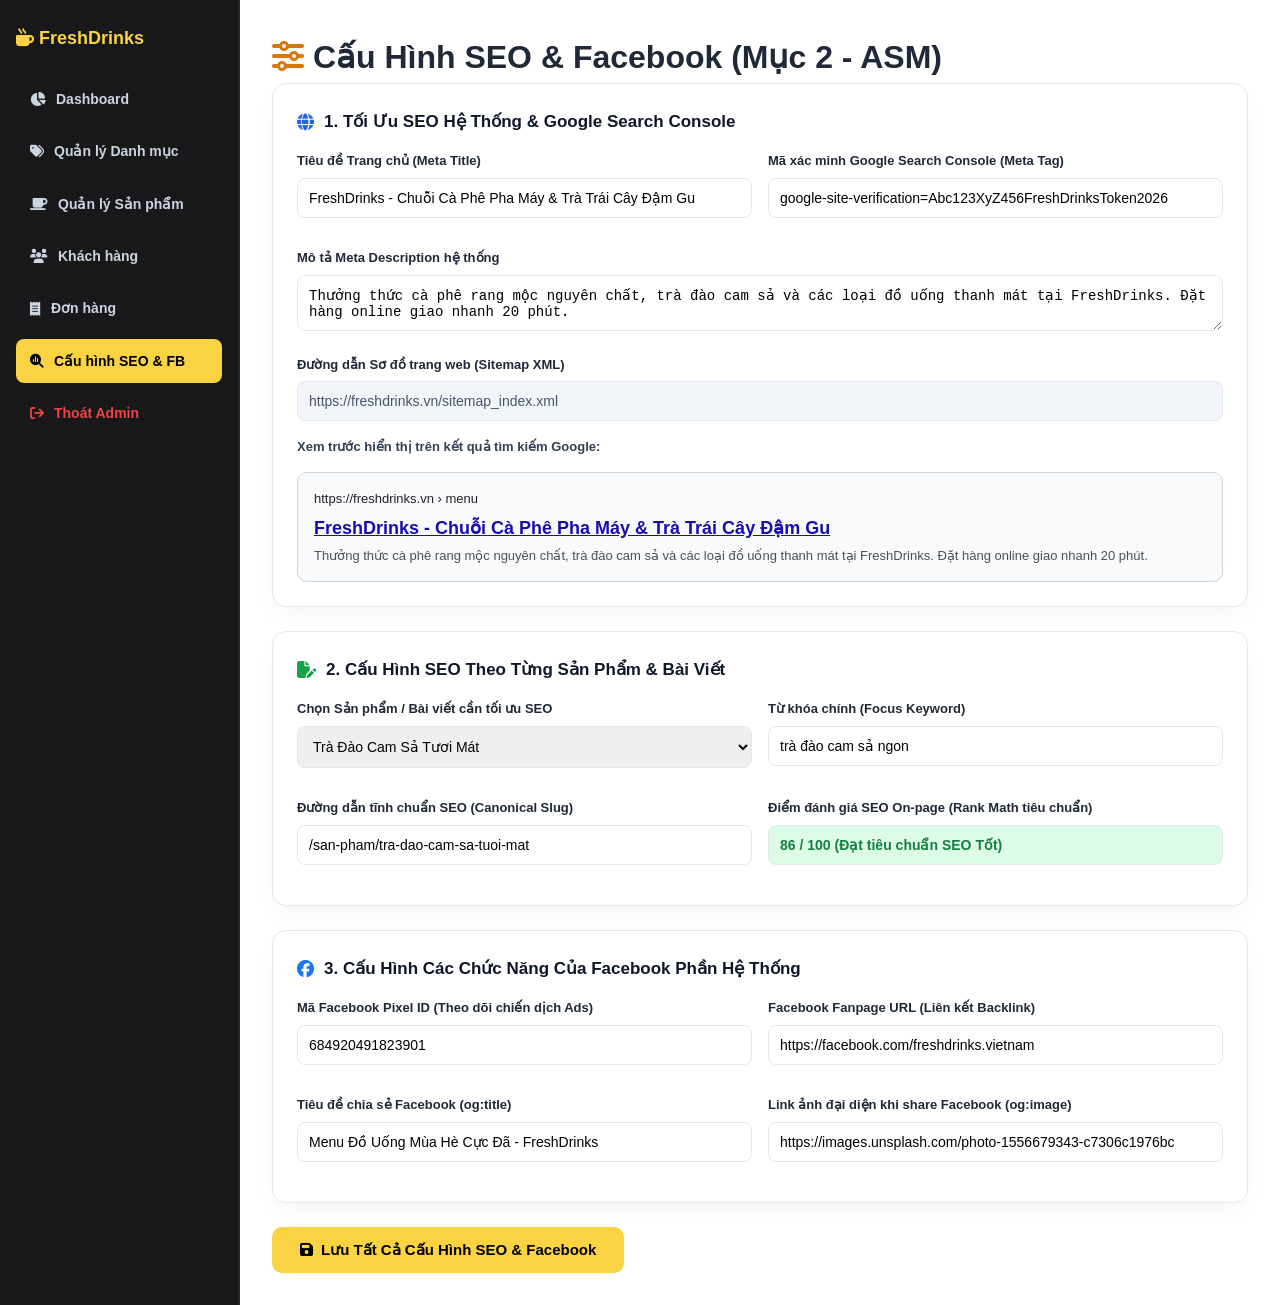
<file: admin/seo.html>
<!DOCTYPE html>
<html lang="vi">
<head>
  <meta charset="UTF-8" />
  <meta name="viewport" content="width=device-width, initial-scale=1.0" />
  <title>Admin - Cấu Hình SEO & Facebook (WEB2053)</title>
  <link rel="stylesheet" href="https://cdnjs.cloudflare.com/ajax/libs/font-awesome/6.5.1/css/all.min.css" />
  <link rel="stylesheet" href="../css/admin.css" />
  <style>
    .seo-card-box {
      background: #ffffff;
      border-radius: 14px;
      padding: 24px;
      border: 1px solid #e2e8f0;
      box-shadow: 0 10px 25px -5px rgba(0,0,0,0.05);
      margin-bottom: 24px;
    }
    .seo-card-box h3 {
      font-size: 17px;
      font-weight: 800;
      color: #0f172a;
      margin-bottom: 16px;
      display: flex;
      align-items: center;
      gap: 10px;
    }
    .google-preview {
      background: #f8fafc;
      border: 1px solid #cbd5e1;
      border-radius: 10px;
      padding: 16px;
      margin-top: 14px;
      font-family: Arial, sans-serif;
    }
    .google-preview .g-url { font-size: 13px; color: #202124; margin-bottom: 4px; }
    .google-preview .g-title { font-size: 18px; color: #1a0dab; font-weight: 600; cursor: pointer; text-decoration: underline; margin-bottom: 4px; }
    .google-preview .g-desc { font-size: 13px; color: #4d5156; line-height: 1.4; }
  </style>
</head>
<body>
  <div class="admin-shell">
    <aside class="admin-sidebar">
      <h3><i class="fa-solid fa-mug-hot"></i> FreshDrinks</h3>
      <ul class="admin-nav">
        <li><a href="index.html"><i class="fa-solid fa-chart-pie"></i> Dashboard</a></li>
        <li><a href="categories.html"><i class="fa-solid fa-tags"></i> Quản lý Danh mục</a></li>
        <li><a href="products.html"><i class="fa-solid fa-mug-saucer"></i> Quản lý Sản phẩm</a></li>
        <li><a href="users.html"><i class="fa-solid fa-users"></i> Khách hàng</a></li>
        <li><a href="orders.html"><i class="fa-solid fa-receipt"></i> Đơn hàng</a></li>
        <li><a href="seo.html" class="active"><i class="fa-solid fa-magnifying-glass-chart"></i> Cấu hình SEO & FB</a></li>
        <li><a href="../index.html" style="color:#ef4444; margin-top: auto;"><i class="fa-solid fa-arrow-right-from-bracket"></i> Thoát Admin</a></li>
      </ul>
    </aside>

    <main class="admin-view-panel">
      <div class="admin-header-title">
        <h1><i class="fa-solid fa-sliders" style="color:var(--admin-primary-dark, #d97706);"></i> Cấu Hình SEO & Facebook (Mục 2 - ASM)</h1>
      </div>

      <!-- 1. CẤU HÌNH SEO HỆ THỐNG -->
      <div class="seo-card-box">
        <h3><i class="fa-solid fa-globe" style="color:#2563eb;"></i> 1. Tối Ưu SEO Hệ Thống & Google Search Console</h3>
        <div style="display:grid; grid-template-columns: 1fr 1fr; gap:16px;">
          <div class="field-group">
            <label>Tiêu đề Trang chủ (Meta Title)</label>
            <input id="seoSiteTitle" value="FreshDrinks - Chuỗi Cà Phê Pha Máy & Trà Trái Cây Đậm Gu" oninput="updateSnippet()">
          </div>
          <div class="field-group">
            <label>Mã xác minh Google Search Console (Meta Tag)</label>
            <input value="google-site-verification=Abc123XyZ456FreshDrinksToken2026">
          </div>
        </div>
        <div class="field-group" style="margin-top:14px;">
          <label>Mô tả Meta Description hệ thống</label>
          <textarea id="seoSiteDesc" rows="2" oninput="updateSnippet()">Thưởng thức cà phê rang mộc nguyên chất, trà đào cam sả và các loại đồ uống thanh mát tại FreshDrinks. Đặt hàng online giao nhanh 20 phút.</textarea>
        </div>
        <div class="field-group" style="margin-top:14px;">
          <label>Đường dẫn Sơ đồ trang web (Sitemap XML)</label>
          <input value="https://freshdrinks.vn/sitemap_index.xml" readonly style="background:#f1f5f9; color:#475569;">
        </div>

        <label style="font-size:13px; font-weight:700; color:#334155; margin-top:16px; display:block;">Xem trước hiển thị trên kết quả tìm kiếm Google:</label>
        <div class="google-preview">
          <div class="g-url">https://freshdrinks.vn › menu</div>
          <div class="g-title" id="prevTitle">FreshDrinks - Chuỗi Cà Phê Pha Máy & Trà Trái Cây Đậm Gu</div>
          <div class="g-desc" id="prevDesc">Thưởng thức cà phê rang mộc nguyên chất, trà đào cam sả và các loại đồ uống thanh mát tại FreshDrinks. Đặt hàng online giao nhanh 20 phút.</div>
        </div>
      </div>

      <!-- 2. CẤU HÌNH SEO SẢN PHẨM & BÀI VIẾT -->
      <div class="seo-card-box">
        <h3><i class="fa-solid fa-file-pen" style="color:#16a34a;"></i> 2. Cấu Hình SEO Theo Từng Sản Phẩm & Bài Viết</h3>
        <div style="display:grid; grid-template-columns: 1fr 1fr; gap:16px;">
          <div class="field-group">
            <label>Chọn Sản phẩm / Bài viết cần tối ưu SEO</label>
            <select id="seoProdSelect">
              <option value="1">Trà Đào Cam Sả Tươi Mát</option>
              <option value="2">Latte Almond Hạnh Nhân</option>
              <option value="3">Bài viết: Bí quyết pha chế Cold Brew tại nhà</option>
            </select>
          </div>
          <div class="field-group">
            <label>Từ khóa chính (Focus Keyword)</label>
            <input value="trà đào cam sả ngon">
          </div>
        </div>
        <div style="display:grid; grid-template-columns: 1fr 1fr; gap:16px; margin-top:14px;">
          <div class="field-group">
            <label>Đường dẫn tĩnh chuẩn SEO (Canonical Slug)</label>
            <input value="/san-pham/tra-dao-cam-sa-tuoi-mat">
          </div>
          <div class="field-group">
            <label>Điểm đánh giá SEO On-page (Rank Math tiêu chuẩn)</label>
            <input value="86 / 100 (Đạt tiêu chuẩn SEO Tốt)" readonly style="background:#dcfce7; color:#15803d; font-weight:800;">
          </div>
        </div>
      </div>

      <!-- 3. CẤU HÌNH FACEBOOK OPEN GRAPH & PIXEL -->
      <div class="seo-card-box">
        <h3><i class="fa-brands fa-facebook" style="color:#1877f2;"></i> 3. Cấu Hình Các Chức Năng Của Facebook Phần Hệ Thống</h3>
        <div style="display:grid; grid-template-columns: 1fr 1fr; gap:16px;">
          <div class="field-group">
            <label>Mã Facebook Pixel ID (Theo dõi chiến dịch Ads)</label>
            <input value="684920491823901">
          </div>
          <div class="field-group">
            <label>Facebook Fanpage URL (Liên kết Backlink)</label>
            <input value="https://facebook.com/freshdrinks.vietnam">
          </div>
        </div>
        <div style="display:grid; grid-template-columns: 1fr 1fr; gap:16px; margin-top:14px;">
          <div class="field-group">
            <label>Tiêu đề chia sẻ Facebook (og:title)</label>
            <input value="Menu Đồ Uống Mùa Hè Cực Đã - FreshDrinks">
          </div>
          <div class="field-group">
            <label>Link ảnh đại diện khi share Facebook (og:image)</label>
            <input value="https://images.unsplash.com/photo-1556679343-c7306c1976bc">
          </div>
        </div>
      </div>

      <button class="btn-primary" onclick="alert('✅ Đã lưu cấu hình SEO và Facebook thành công!')" style="padding:14px 28px; font-size:15px;">
        <i class="fa-solid fa-floppy-disk"></i> Lưu Tất Cả Cấu Hình SEO & Facebook
      </button>
    </main>
  </div>

  <script>
    function updateSnippet() {
      document.getElementById('prevTitle').innerText = document.getElementById('seoSiteTitle').value;
      document.getElementById('prevDesc').innerText = document.getElementById('seoSiteDesc').value;
    }
  </script>
</body>
</html>
</file>
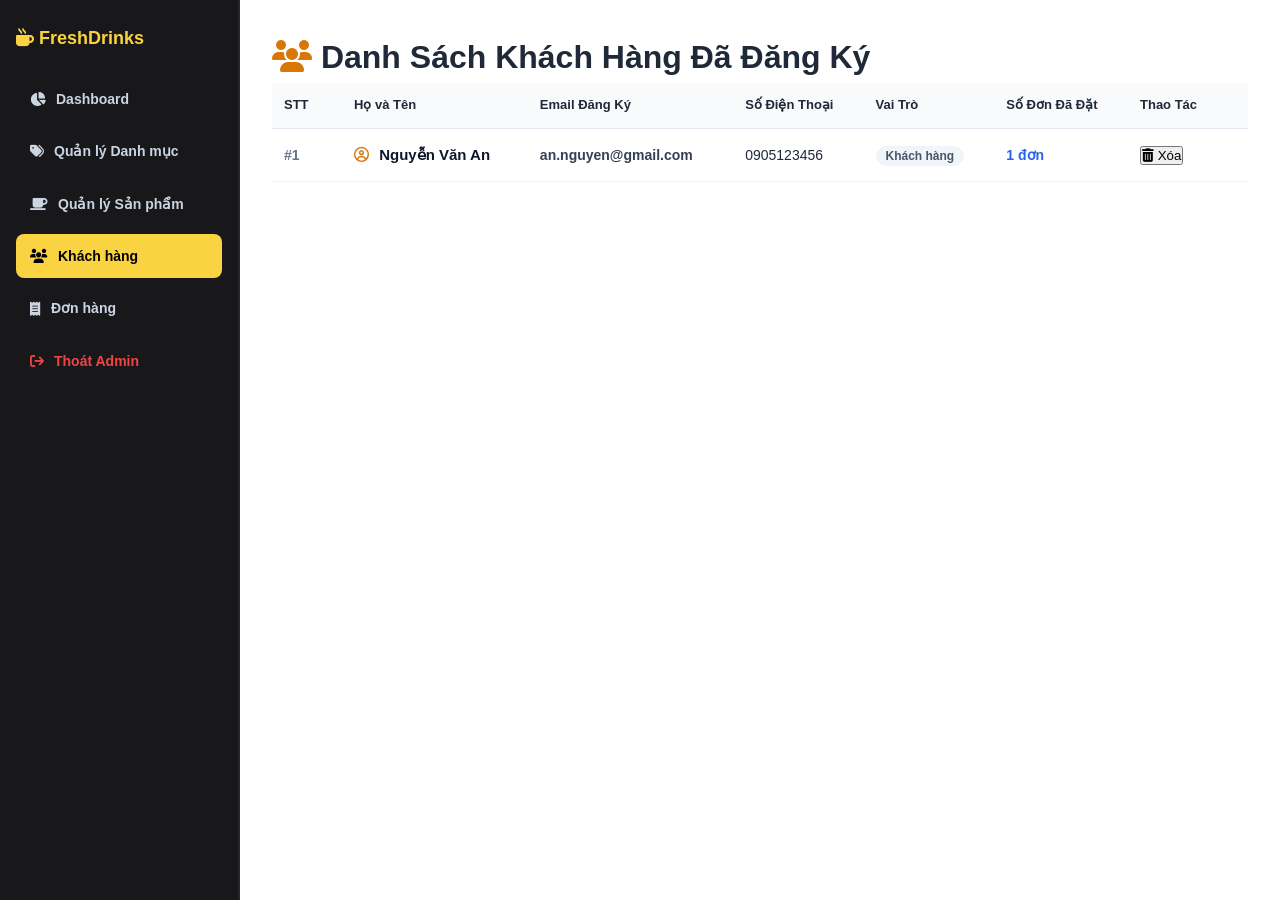
<file: admin/users.html>
<!DOCTYPE html>
<html lang="vi">
<head>
  <meta charset="UTF-8" />
  <meta name="viewport" content="width=device-width, initial-scale=1.0" />
  <title>Admin - Quản Lý Khách Hàng</title>
  <link rel="stylesheet" href="https://cdnjs.cloudflare.com/ajax/libs/font-awesome/6.5.1/css/all.min.css" />
  <link rel="stylesheet" href="../css/admin.css" />
</head>
<body>
  <div class="admin-shell">
    <!-- SIDEBAR ĐỒNG BỘ -->
    <aside class="admin-sidebar">
      <h3><i class="fa-solid fa-mug-hot"></i> FreshDrinks</h3>
      <ul class="admin-nav">
        <li><a href="index.html"><i class="fa-solid fa-chart-pie"></i> Dashboard</a></li>
        <li><a href="categories.html"><i class="fa-solid fa-tags"></i> Quản lý Danh mục</a></li>
        <li><a href="products.html"><i class="fa-solid fa-mug-saucer"></i> Quản lý Sản phẩm</a></li>
        <li><a href="users.html" class="active"><i class="fa-solid fa-users"></i> Khách hàng</a></li>
        <li><a href="orders.html"><i class="fa-solid fa-receipt"></i> Đơn hàng</a></li>
        <li><a href="../index.html" style="color:#ef4444; margin-top: auto;"><i class="fa-solid fa-arrow-right-from-bracket"></i> Thoát Admin</a></li>
      </ul>
    </aside>

    <!-- MAIN PANEL -->
    <main class="admin-view-panel">
      <div class="admin-header-title">
        <h1><i class="fa-solid fa-users" style="color:var(--admin-primary-dark, #d97706);"></i> Danh Sách Khách Hàng Đã Đăng Ký</h1>
      </div>

      <!-- BẢNG DANH SÁCH KHÁCH HÀNG -->
      <div class="admin-table-card">
        <table class="cart-table">
          <thead>
            <tr>
              <th style="width: 70px;">STT</th>
              <th>Họ và Tên</th>
              <th>Email Đăng Ký</th>
              <th>Số Điện Thoại</th>
              <th>Vai Trò</th>
              <th>Số Đơn Đã Đặt</th>
              <th style="width: 120px;">Thao Tác</th>
            </tr>
          </thead>
          <tbody id="userTbody">
            <tr>
              <td colspan="7" style="text-align:center; padding:30px; color:#64748b;">
                <i class="fa-solid fa-spinner fa-spin"></i> Đang tải dữ liệu 
              </td>
            </tr>
          </tbody>
        </table>
      </div>
    </main>
  </div>

  <script src="../js/data.js"></script>
  <script>
    async function renderUsers() {
      // 1. Lấy danh sách tài khoản và danh sách đơn hàng từ json-server (db.json)
      let users = [];
      let orders = [];

      try {
        users = await apiGetUsers();
        orders = await apiGetOrders();
      } catch (err) {
        console.error("Lỗi lấy dữ liệu từ API:", err);
      }

      // Dự phòng nếu chưa bật json-server thì đọc trực tiếp từ db.json
      if (!users || users.length === 0) {
        try {
          const res = await fetch("../db.json");
          const data = await res.json();
          users = data.users || [];
          orders = data.orders || [];
        } catch (e) {}
      }

      const tbody = document.getElementById('userTbody');

      if (!users || users.length === 0) {
        tbody.innerHTML = `
          <tr>
            <td colspan="7" style="text-align:center; padding:40px; color:#64748b;">
              <i class="fa-regular fa-folder-open" style="font-size:32px; margin-bottom:8px; display:block;"></i>
              Chưa có tài khoản khách hàng nào đăng ký trong db.json!
            </td>
          </tr>
        `;
        return;
      }

      tbody.innerHTML = users.map((u, index) => {
        // Tự động đếm số đơn hàng khách này đã đặt theo tên hoặc số điện thoại
        const userOrdersCount = orders.filter(o => 
          (o.customer && o.customer.toLowerCase() === (u.name || '').toLowerCase()) ||
          (o.phone && o.phone === u.phone)
        ).length;

        return `
          <tr>
            <td style="font-weight:700; color:#64748b;">#${index + 1}</td>
            <td>
              <div style="font-weight:700; font-size:15px; color:#0f172a;">
                <i class="fa-regular fa-circle-user" style="color:#d97706; margin-right:6px;"></i>
                ${u.name || 'Khách vãng lai'}
              </div>
            </td>
            <td>
              <span style="color:#334155; font-weight:600;">${u.email}</span>
            </td>
            <td>${u.phone || 'Chưa cập nhật'}</td>
            <td>
              <span style="background:${u.role === 'admin' ? '#fee2e2; color:#b91c1c' : '#f1f5f9; color:#475569'}; padding:3px 10px; border-radius:99px; font-size:12px; font-weight:700;">
                ${u.role === 'admin' ? 'Quản trị viên' : 'Khách hàng'}
              </span>
            </td>
            <td>
              <strong style="color:#2563eb;">${userOrdersCount} đơn</strong>
            </td>
            <td>
              <button class="btn-action-del" onclick="deleteUser('${u.id}')" title="Xóa tài khoản này">
                <i class="fa-solid fa-trash-can"></i> Xóa
              </button>
            </td>
          </tr>
        `;
      }).join('');
    }

    // Xóa tài khoản khách hàng trực tiếp khỏi file db.json
    async function deleteUser(userId) {
      if (!confirm("Bạn có chắc chắn muốn xóa tài khoản này khỏi db.json?")) return;
      try {
        await fetch(`http://localhost:3001/users/${userId}`, { method: "DELETE" });
        alert("✅ Đã xóa tài khoản thành công khỏi db.json!");
        await renderUsers();
      } catch (err) {
        alert("❌ Lỗi khi xóa tài khoản: " + err.message);
      }
    }

    document.addEventListener("DOMContentLoaded", renderUsers);
  </script>
</body>
</html>
</file>
<file: css/admin.css>
@import url('style.css');

.admin-shell { display: grid; grid-template-columns: 240px 1fr; min-height: 100vh; }
.admin-sidebar { background: var(--dark-bg); color: #fff; padding: 24px 16px; border-right: 2px solid #27272a; }
.admin-sidebar h3 { color: var(--primary); font-size: 18px; margin-bottom: 24px; }
.admin-nav { list-style: none; display: grid; gap: 8px; }
.admin-nav a { padding: 11px 14px; border-radius: 8px; font-weight: 600; color: #cbd5e1; display: flex; align-items: center; gap: 10px; text-decoration: none; font-size: 14px; }
.admin-nav a.active, .admin-nav a:hover { background: var(--primary); color: #000; }
.admin-view-panel { padding: 32px; background: #fff; overflow-y: auto; }

.stat-grid { display: grid; grid-template-columns: repeat(3, 1fr); gap: 20px; margin-bottom: 30px; }
.stat-card { border: 1px solid var(--border); border-radius: 12px; padding: 18px; display: flex; align-items: center; gap: 16px; box-shadow: var(--shadow); }
.stat-icon { width: 50px; height: 50px; border-radius: 10px; display: grid; place-items: center; font-size: 22px; }
.stat-icon.gold { background: #fef3c7; color: #d97706; }
.stat-icon.blue { background: #dbeafe; color: #2563eb; }
.stat-icon.green { background: #dcfce7; color: #16a34a; }

.modal-backdrop { position: fixed; inset: 0; background: rgba(0, 0, 0, 0.65); display: none; place-items: center; z-index: 2000; padding: 20px; }
.modal-backdrop.active { display: grid; }
.modal-content { background: #fff; border-radius: 12px; max-width: 500px; width: 100%; box-shadow: 0 20px 40px rgba(0,0,0,0.3); }

@media(max-width: 800px) {
  .admin-shell { grid-template-columns: 1fr; }
  .stat-grid { grid-template-columns: 1fr; }
}
</file>
<file: css/style.css>
:root {
  --primary: #f9d342;
  --primary-dark: #d97706;
  --dark-bg: #18181b;
  --dark-surface: #27272a;
  --text-main: #1f2937;
  --text-muted: #64748b;
  --bg-light: #f8fafc;
  --white: #ffffff;
  --border: #e2e8f0;
  --danger: #ef4444;
  --radius-lg: 16px;
  --radius-md: 10px;
  --shadow: 0 10px 25px -5px rgba(0, 0, 0, 0.05);
}

* { box-sizing: border-box; margin: 0; padding: 0; }
body { font-family: -apple-system, BlinkMacSystemFont, "Segoe UI", Roboto, sans-serif; background: var(--bg-light); color: var(--text-main); line-height: 1.6; }
.container { max-width: 1240px; margin: auto; padding: 30px 20px 60px; }
.sec-title { font-size: 24px; font-weight: 800; margin-bottom: 24px; }

/* Header */
header { background: var(--dark-bg); position: sticky; top: 0; z-index: 1000; border-bottom: 2px solid var(--primary); }
.header-container { max-width: 1240px; margin: auto; padding: 14px 20px; display: flex; align-items: center; justify-content: space-between; }
.logo { font-size: 24px; font-weight: 800; color: var(--primary); text-decoration: none; display: flex; align-items: center; gap: 8px; }
.nav-menu { display: flex; list-style: none; gap: 24px; align-items: center; }
.nav-menu a { color: #f4f4f5; text-decoration: none; font-weight: 600; font-size: 15px; }
.nav-menu a:hover, .nav-menu a.active { color: var(--primary); }
.cart-btn { background: var(--dark-surface); border: none; color: #fff; width: 42px; height: 42px; border-radius: 50%; position: relative; cursor: pointer; display: grid; place-items: center; text-decoration: none; }
.cart-btn .badge { position: absolute; top: -4px; right: -4px; background: var(--primary); color: #000; font-size: 11px; font-weight: 800; width: 20px; height: 20px; border-radius: 50%; display: grid; place-items: center; }

/* Hero Banner */
.hero-box { background: linear-gradient(135deg, #18181b 0%, #27272a 100%); color: #fff; padding: 60px 20px; margin-bottom: 30px; }
.hero-grid { max-width: 1240px; margin: auto; display: grid; grid-template-columns: 1.2fr 1fr; align-items: center; gap: 40px; }
.hero-tag { background: rgba(249, 211, 66, 0.15); color: var(--primary); border: 1px solid var(--primary); padding: 4px 14px; border-radius: 99px; font-size: 13px; font-weight: 700; display: inline-block; margin-bottom: 14px; }
.hero-box h1 { font-size: 40px; line-height: 1.25; font-weight: 800; margin-bottom: 16px; }
.hero-box h1 span { color: var(--primary); }
.hero-box p { color: #a1a1aa; font-size: 16px; margin-bottom: 24px; }
.hero-img-wrap img { width: 100%; max-height: 340px; object-fit: cover; border-radius: 16px; box-shadow: 0 16px 32px rgba(0,0,0,0.4); }

/* Buttons */
.btn-primary { background: var(--primary); color: #000; font-weight: 700; padding: 11px 22px; border-radius: var(--radius-md); border: none; cursor: pointer; display: inline-flex; align-items: center; gap: 8px; font-size: 15px; text-decoration: none; transition: 0.2s; }
.btn-primary:hover { background: var(--primary-dark); color: #fff; transform: translateY(-2px); }
.btn-full { width: 100%; justify-content: center; margin-top: 14px; }

/* Product Cards */
.product-grid { display: grid; grid-template-columns: repeat(auto-fill, minmax(265px, 1fr)); gap: 24px; }
.card-item { background: #fff; border-radius: var(--radius-lg); padding: 16px; border: 1px solid var(--border); box-shadow: var(--shadow); display: flex; flex-direction: column; transition: transform 0.2s, box-shadow 0.2s; }
.card-item:hover { transform: translateY(-4px); box-shadow: 0 16px 30px rgba(0,0,0,0.08); }
.card-img-wrap { position: relative; width: 100%; aspect-ratio: 1/1; display: flex; align-items: center; justify-content: center; background: #fafaf9; border-radius: 12px; margin-bottom: 12px; overflow: hidden; cursor: pointer; }
.card-img { width: 85%; height: 85%; object-fit: cover; border-radius: 10px; transition: transform 0.3s; }
.card-item:hover .card-img { transform: scale(1.05); }
.badge-tag { position: absolute; bottom: 8px; right: 8px; background: #e2e8f0; color: #475569; font-size: 11px; font-weight: 700; padding: 3px 8px; border-radius: 6px; }
.card-cat { font-size: 11px; font-weight: 800; color: var(--primary-dark); text-transform: uppercase; margin-bottom: 4px; }
.card-name { font-size: 16px; font-weight: 700; color: inherit; text-decoration: none; margin-bottom: 6px; display: -webkit-box; -webkit-line-clamp: 1; -webkit-box-orient: vertical; overflow: hidden; }
.card-desc { font-size: 13px; color: var(--text-muted); margin-bottom: 10px; display: -webkit-box; -webkit-line-clamp: 2; -webkit-box-orient: vertical; overflow: hidden; line-height: 1.5; }
.card-meta { display: flex; justify-content: space-between; align-items: center; margin-top: auto; padding-top: 10px; border-top: 1px dashed var(--border); }
.card-price { font-size: 17px; font-weight: 800; color: #b45309; }
.card-stock { font-size: 12px; color: var(--text-muted); }

/* Cụm 2 nút Thêm giỏ & Mua ngay chung 1 hàng */
.card-btn-combo {
  display: flex;
  gap: 8px;
  align-items: center;
  margin-top: 12px;
}

.card-btn-combo .btn-add-cart {
  background: var(--dark-bg);
  color: #fff;
  border: none;
  width: 44px;
  height: 42px;
  border-radius: 8px;
  cursor: pointer;
  display: flex;
  align-items: center;
  justify-content: center;
  font-size: 16px;
  flex-shrink: 0;
  transition: all 0.2s ease;
}

.card-btn-combo .btn-add-cart:hover {
  background: var(--primary);
  color: #000;
  transform: translateY(-2px);
}

.card-btn-combo .btn-buy-now {
  flex: 1;
  background: var(--primary);
  color: #000;
  border: none;
  height: 42px;
  border-radius: 8px;
  font-weight: 800;
  font-size: 14px;
  cursor: pointer;
  display: flex;
  align-items: center;
  justify-content: center;
  gap: 6px;
  transition: all 0.2s ease;
}

.card-btn-combo .btn-buy-now:hover {
  background: var(--primary-dark);
  color: #fff;
  transform: translateY(-2px);
}

/* Filter Tabs */
.filter-tabs { display: flex; gap: 10px; margin-bottom: 26px; overflow-x: auto; padding-bottom: 6px; }
.filter-btn { background: #fff; border: 1.5px solid var(--border); padding: 8px 18px; border-radius: 99px; font-weight: 600; cursor: pointer; font-size: 14px; text-decoration: none; color: inherit; white-space: nowrap; }
.filter-btn.active, .filter-btn:hover { background: var(--dark-bg); color: #fff; border-color: var(--dark-bg); }

/* Cart & Form Cards */
.cart-layout { display: grid; grid-template-columns: 2fr 1fr; gap: 28px; }
.table-box, .summary-box, .form-card { background: #fff; border-radius: var(--radius-lg); padding: 24px; border: 1px solid var(--border); box-shadow: var(--shadow); }
.cart-table { width: 100%; border-collapse: collapse; }
.cart-table th { background: #f8fafc; padding: 12px; text-align: left; font-size: 13px; border-bottom: 1px solid var(--border); }
.cart-table td { padding: 14px 12px; border-bottom: 1px solid #f1f5f9; vertical-align: middle; font-size: 14px; }
.qty-pill { display: inline-flex; border: 1px solid var(--border); border-radius: 6px; align-items: center; }
.qty-pill button { border: none; background: none; padding: 4px 10px; cursor: pointer; font-weight: bold; }
.qty-pill span { padding: 4px 8px; font-weight: 700; }
.sum-line { display: flex; justify-content: space-between; margin-bottom: 12px; font-size: 15px; }
.sum-line.total { font-size: 20px; font-weight: 800; color: #b45309; border-top: 2px dashed var(--border); padding-top: 14px; }

/* Auth Box */
.auth-box { max-width: 460px; margin: 40px auto; background: #fff; border-radius: var(--radius-lg); padding: 30px; border: 1px solid var(--border); box-shadow: var(--shadow); }
.field-group { margin-bottom: 16px; }
.field-group label { display: block; font-weight: 600; font-size: 13px; margin-bottom: 6px; }
.field-group input, .field-group select, .field-group textarea { width: 100%; padding: 11px; border-radius: 8px; border: 1.5px solid var(--border); font-size: 14px; outline: none; }
.field-group input:focus, .field-group select:focus, .field-group textarea:focus { border-color: #3b82f6; }
.auth-nav-tabs { display: grid; grid-template-columns: 1fr 1fr; gap: 8px; background: #f1f5f9; padding: 4px; border-radius: 10px; margin-bottom: 22px; }
.auth-nav-btn { border: none; background: transparent; padding: 10px; font-weight: 700; font-size: 14px; color: #64748b; border-radius: 8px; cursor: pointer; }
.auth-nav-btn.active { background: #fff; color: #000; box-shadow: 0 2px 6px rgba(0,0,0,0.06); }

/* Footer */
footer { background: var(--dark-bg); color: #fff; padding: 46px 20px 20px; border-top: 4px solid var(--primary); margin-top: 40px; }
.footer-container { display: flex; justify-content: space-between; max-width: 1240px; margin: auto; flex-wrap: wrap; gap: 24px; }
.footer-column { flex: 1; min-width: 220px; }
.footer-column h3 { color: var(--primary); margin-bottom: 14px; font-size: 18px; }
.footer-column p, .footer-column a { color: #bbb; font-size: 14px; text-decoration: none; margin-bottom: 8px; display: block; }
.footer-bottom { text-align: center; margin-top: 36px; font-size: 13px; color: #888; border-top: 1px solid #333; padding-top: 14px; }

@media(max-width: 800px) {
  .hero-grid, .cart-layout { grid-template-columns: 1fr; }
}

/* ==================== HERO SLIDER ==================== */
.hero-slider-container {
  position: relative;
  max-width: 1240px;
  margin: auto;
  overflow: hidden;
}

.hero-slide {
  display: none;
  opacity: 0;
  transition: opacity 0.5s ease-in-out;
}

.hero-slide.active {
  display: block;
  opacity: 1;
}

.slider-btn {
  position: absolute;
  top: 50%;
  transform: translateY(-50%);
  background: rgba(39, 39, 42, 0.7);
  border: 1px solid rgba(255, 255, 255, 0.15);
  color: #fff;
  width: 44px;
  height: 44px;
  border-radius: 50%;
  display: flex;
  align-items: center;
  justify-content: center;
  font-size: 16px;
  cursor: pointer;
  transition: 0.2s;
  z-index: 10;
}

.slider-btn:hover {
  background: var(--primary);
  color: #000;
  border-color: var(--primary);
}

.prev-btn { left: 10px; }
.next-btn { right: 10px; }

.slider-dots {
  position: absolute;
  bottom: 0;
  left: 50%;
  transform: translateX(-50%);
  display: flex;
  gap: 8px;
  z-index: 10;
}

.slider-dots .dot {
  width: 10px;
  height: 10px;
  background-color: rgba(255, 255, 255, 0.35);
  border-radius: 50%;
  cursor: pointer;
  transition: 0.3s;
}

.slider-dots .dot.active {
  background-color: var(--primary);
  width: 24px;
  border-radius: 6px;
}

/* ==================== PHÂN TRANG (PAGINATION) ==================== */
.pagination-container {
  display: flex;
  justify-content: center;
  align-items: center;
  gap: 8px;
  margin-top: 36px;
  margin-bottom: 24px;
}

.page-btn {
  min-width: 42px;
  height: 42px;
  padding: 0 14px;
  border: 1.5px solid var(--border);
  background: #ffffff;
  color: var(--text-main);
  border-radius: 8px;
  font-weight: 700;
  font-size: 14px;
  cursor: pointer;
  display: inline-flex;
  align-items: center;
  justify-content: center;
  transition: all 0.2s ease;
}

.page-btn:hover:not(:disabled) {
  border-color: var(--primary);
  color: #000;
  background: #fffbeb;
  transform: translateY(-2px);
}

.page-btn.active {
  background: var(--primary);
  color: #000;
  border-color: var(--primary);
  box-shadow: 0 4px 12px rgba(249, 211, 66, 0.4);
}

.page-btn:disabled {
  opacity: 0.4;
  cursor: not-allowed;
  background: #f1f5f9;
  border-color: #e2e8f0;
}

/* ==================== DEMO SCREEN SELECTOR BAR ==================== */
.demo-top-bar {
  background: #000000;
  border-bottom: 2px solid var(--primary);
  padding: 8px 20px;
}

.demo-top-container {
  max-width: 1280px;
  margin: 0 auto;
  display: flex;
  align-items: center;
  justify-content: space-between;
  flex-wrap: wrap;
  gap: 12px;
}

.demo-nav-group {
  display: flex;
  align-items: center;
  gap: 8px;
  flex-wrap: wrap;
}

.demo-title {
  color: var(--primary);
  font-weight: 700;
  font-size: 14px;
  display: flex;
  align-items: center;
  gap: 6px;
  margin-right: 6px;
}

.demo-btn {
  background: #27272a;
  color: #d4d4d8;
  border: 1px solid #3f3f46;
  padding: 6px 14px;
  border-radius: 6px;
  font-size: 13px;
  font-weight: 600;
  text-decoration: none;
  transition: all 0.2s ease;
  display: inline-block;
}

.demo-btn:hover {
  background: #3f3f46;
  color: #fff;
}

.demo-btn.active {
  background: var(--primary);
  color: #000;
  border-color: var(--primary);
  font-weight: 800;
}

.demo-admin-btn {
  background: #2563eb;
  color: #ffffff;
  padding: 6px 16px;
  border-radius: 6px;
  font-size: 13px;
  font-weight: 700;
  text-decoration: none;
  display: inline-flex;
  align-items: center;
  gap: 6px;
  transition: all 0.2s ease;
}

.demo-admin-btn:hover {
  background: #1d4ed8;
  transform: translateY(-1px);
}

/* ==================== AUTH CUSTOM FORM STYLING ==================== */
.auth-wrapper {
  min-height: calc(100vh - 200px);
  display: flex;
  align-items: center;
  justify-content: center;
  padding: 40px 16px;
}

.auth-card {
  width: 100%;
  max-width: 440px;
  background: #ffffff;
  border-radius: 20px;
  padding: 32px 28px;
  border: 1px solid #e2e8f0;
  box-shadow: 0 16px 36px rgba(0, 0, 0, 0.08);
}

.auth-nav-tabs {
  display: flex;
  background: #f1f5f9;
  padding: 5px;
  border-radius: 12px;
  margin-bottom: 24px;
}

.auth-tab-btn {
  flex: 1;
  border: none;
  background: transparent;
  padding: 10px;
  font-weight: 700;
  font-size: 14px;
  color: #64748b;
  border-radius: 8px;
  cursor: pointer;
  transition: all 0.25s ease;
}

.auth-tab-btn.active {
  background: #ffffff;
  color: #0f172a;
  box-shadow: 0 2px 8px rgba(0, 0, 0, 0.08);
}

.auth-form-title {
  font-size: 20px;
  font-weight: 800;
  margin-bottom: 8px;
  color: #0f172a;
}

.auth-form-desc {
  font-size: 13px;
  color: #64748b;
  margin-bottom: 20px;
}

.form-group {
  margin-bottom: 16px;
  text-align: left;
}

.form-group label {
  display: block;
  font-size: 13px;
  font-weight: 600;
  color: #334155;
  margin-bottom: 6px;
}

.input-icon-wrap {
  position: relative;
  display: flex;
  align-items: center;
}

.input-icon-wrap i.input-icon {
  position: absolute;
  left: 14px;
  color: #94a3b8;
  font-size: 15px;
}

.input-icon-wrap input {
  width: 100%;
  padding: 11px 14px 11px 40px;
  border-radius: 10px;
  border: 1.5px solid #e2e8f0;
  font-size: 14px;
  outline: none;
  transition: border-color 0.2s, box-shadow 0.2s;
  background: #fff;
}

.input-icon-wrap input:focus {
  border-color: #f9d342;
  box-shadow: 0 0 0 3px rgba(249, 211, 66, 0.25);
}

.input-icon-wrap .toggle-eye {
  position: absolute;
  right: 14px;
  cursor: pointer;
  color: #94a3b8;
}

.auth-extra-links {
  display: flex;
  justify-content: flex-end;
  margin-bottom: 18px;
}

.auth-link {
  font-size: 13px;
  font-weight: 600;
  color: #d97706;
  text-decoration: none;
  cursor: pointer;
}

.auth-link:hover {
  text-decoration: underline;
}

.btn-auth-submit {
  width: 100%;
  padding: 12px;
  background: var(--primary);
  color: #000;
  font-weight: 800;
  font-size: 15px;
  border: none;
  border-radius: 10px;
  cursor: pointer;
  transition: all 0.2s;
  display: flex;
  align-items: center;
  justify-content: center;
  gap: 8px;
}

.btn-auth-submit:hover {
  background: var(--primary-dark);
  color: #fff;
  transform: translateY(-1px);
}

.auth-msg-box {
  display: none;
  padding: 10px 14px;
  border-radius: 8px;
  font-size: 13px;
  font-weight: 600;
  margin-bottom: 16px;
  align-items: center;
  gap: 8px;
}

.auth-msg-box.error {
  display: flex;
  background: #fef2f2;
  color: #dc2626;
  border: 1px solid #fecaca;
}

.auth-msg-box.success {
  display: flex;
  background: #f0fdf4;
  color: #16a34a;
  border: 1px solid #bbf7d0;
}
</file>
